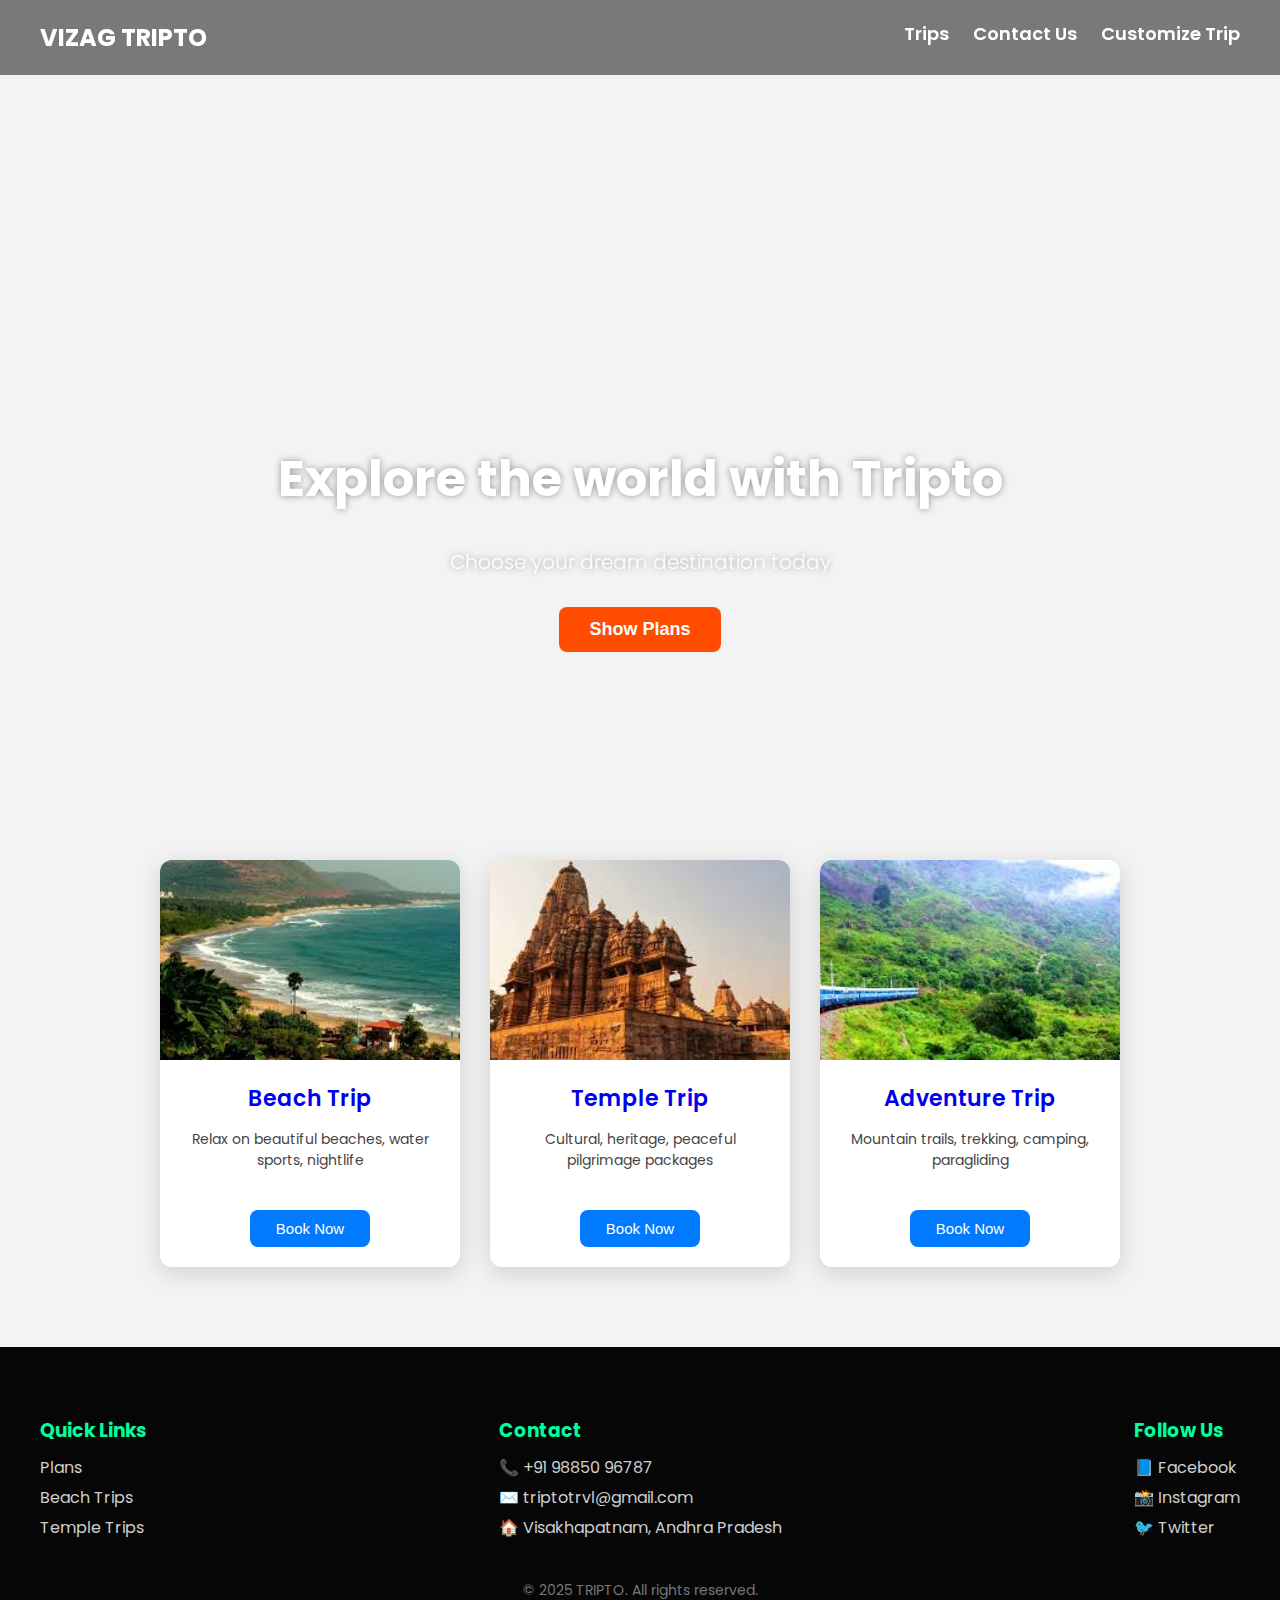
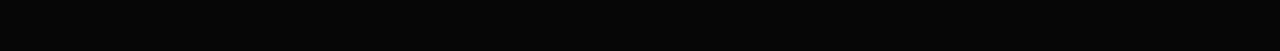
<file: index.html>
<!DOCTYPE html>
<html lang="en">
<head>
<meta charset="UTF-8">
<meta name="viewport" content="width=device-width, initial-scale=1.0">
<title>Tripto • Explore the World</title>

<style>
  @import url('https://fonts.googleapis.com/css2?family=Poppins:wght@300;400;600;700&display=swap');

  body {
    margin: 0;
    font-family: 'Poppins', sans-serif;
    background: #f3f3f3;
    scroll-behavior: smooth;
  }

  /* Header */
  header {
    position: fixed;
    top: 0;
    width: 100%;
    display: flex;
    justify-content: space-between;
    padding: 20px 40px;
    color: white;
    font-weight: 600;
    z-index: 100;
    background: rgba(0,0,0,0.5);
    box-sizing: border-box;
  }

  header .logo {
    font-size: 24px;
    font-weight: 700;
  }

  header nav a {
    margin-left: 20px;
    text-decoration: none;
    color: white;
    font-size: 18px;
    cursor: pointer;
  }

  /* Hero Section */
  .hero {
    width: 100%;
    height: 100vh;
    background: url('https://images.unsplash.com/photo-1507525428034-b723cf961d3e') no-repeat center center/cover;
    display: flex;
    flex-direction: column;
    justify-content: center;
    align-items: center;
    text-align: center;
    color: white;
    padding-top: 80px;
  }

  .hero h1 {
    font-size: 50px;
    font-weight: 700;
    margin-bottom: 10px;
    text-shadow: 0px 0px 7px rgba(0,0,0,0.4);
  }

  .hero p {
    font-size: 20px;
    font-weight: 300;
    text-shadow: 0px 0px 7px rgba(0,0,0,0.4);
    margin-bottom: 30px;
  }

  .hero button {
    background: #ff4c00;
    color: white;
    border: none;
    padding: 12px 30px;
    font-size: 18px;
    border-radius: 8px;
    cursor: pointer;
    font-weight: 600;
    transition: background 0.3s;
  }

  .hero button:hover {
    background: #e03e00;
  }

  /* Cards Section */
  .cards {
    display: flex;
    flex-wrap: wrap;
    justify-content: center;
    gap: 30px;
    margin-top: -120px;
    margin-bottom: 80px;
  }

  .card {
    text-decoration: none;
    background: white;
    width: 300px;
    border-radius: 12px;
    box-shadow: 0 6px 25px rgba(0,0,0,0.15);
    overflow: hidden;
    text-align: center;
  }

  .card img {
    width: 100%;
    height: 200px;
    object-fit: cover;
  }

  .card h3 {
    font-size: 22px;
    margin: 15px 0 5px;
    font-weight: 600;
  }

  .card p {
    font-size: 14px;
    padding: 0 20px 15px;
    color: #444;
  }

  .card button {
    margin: 10px 0 20px;
    background: #007bff;
    border: none;
    padding: 10px 26px;
    color: white;
    border-radius: 8px;
    font-size: 15px;
    cursor: pointer;
  }

  /* Popup */
  .popup-bg {
    display: none;
    position: fixed;
    top: 0;
    left: 0;
    width: 100%;
    height: 100%;
    background: rgba(0,0,0,0.6);
    justify-content: center;
    align-items: center;
    z-index: 999;
  }

  .popup-box {
    background: white;
    width: 350px;
    padding: 25px;
    border-radius: 12px;
    text-align: center;
    box-shadow: 0 6px 30px rgba(0,0,0,0.25);
  }

  .popup-title {
    font-size: 22px;
    font-weight: 700;
    margin-bottom: 10px;
  }

  .popup-msg {
    font-size: 15px;
    margin-bottom: 20px;
    color: #444;
  }

  .popup-btns {
    display: flex;
    justify-content: space-between;
  }

  .popup-btn-call {
    background: #28a745;
    color: white;
    padding: 10px 20px;
    border-radius: 8px;
    border: none;
    cursor: pointer;
  }

  .popup-btn-cancel {
    background: #ff4c00;
    color: white;
    padding: 10px 20px;
    border-radius: 8px;
    border: none;
    cursor: pointer;
  }

  /* Footer - three columns */
  footer {
    background: #060606;
    padding: 50px 20px;
  }

  .footer-container {
    max-width: 1200px;
    margin: auto;
    display: flex;
    justify-content: space-between;
    flex-wrap: wrap;
  }

  .footer-column h3 {
    margin-bottom: 10px;
    color: #00ff9d;
  }

  .footer-column p, .footer-column a {
    color: #cfcfcf;
    margin: 5px 0;
    text-decoration: none;
  }

  .footer-bottom {
    margin-top: 35px;
    text-align: center;
    color: #777;
    font-size: 14px;
  }

@media(max-width:480px){

  /* Header */
  header {
    padding: 8px 14px;
  }
  header .logo {
    font-size: 17px;
  }
  header nav a {
    font-size: 12px;
    margin-left: 8px;
  }

  /* Hero Section */
 .hero {
  height: 50vh; /* reduced height */
  padding: 65px 10px 0;
  background-position: center;
  background-size: cover;
}
.hero h1 {
  font-size: 20px;
}
.hero p {
  font-size: 12px;
  margin-bottom: 12px;
}
.hero button {
  font-size: 11px;
  padding: 5px 14px;
}

  /* Cards Section */
  .cards {
    display: grid;
    grid-template-columns: repeat(2, 1fr);
    gap: 10px;
    padding: 10px;
    margin-top: -20px;
  }

  .card {
    width: 100%;
    border-radius: 8px;
  }
  .card img {
    height: 90px;
  }
  .card h3 {
    font-size: 13px;
    margin: 8px 0 4px;
  }
  .card p {
    font-size: 10px;
    padding: 0 8px 8px;
  }
  .card button {
    padding: 6px 10px;
    font-size: 11px;
    margin-bottom: 10px;
  }

  /* Center the 3rd card */
  .cards .card:nth-child(3) {
    grid-column: span 2;
    width: 60%;
    margin: 0 auto;
  }

  /* Popup */
  .popup-box {
    width: 85%;
    padding: 14px;
  }
  .popup-title {
    font-size: 15px;
  }
  .popup-msg {
    font-size: 12px;
  }
  .popup-btns {
    gap: 8px;
  }
  .popup-btn-call,
  .popup-btn-cancel {
    font-size: 12px;
    padding: 8px;
  }

  /* Footer */
  footer {
    padding: 25px 8px;
  }
  .footer-column h3 {
    font-size: 14px;
  }
  .footer-column p, .footer-column a {
    font-size: 11px;
  }
  .footer-bottom {
    font-size: 10px;
  }
}



</style>
</head>

<body>

<header>
  <div class="logo">VIZAG TRIPTO</div> 
  <nav>
    <a href="#plans">Trips</a>
    <a href="#contact">Contact Us</a>
    <a href="javascript:void(0)" onclick="openPopup()">Customize Trip</a> <!-- NEW -->
  </nav>
</header>

<section class="hero">
  <h1>Explore the world with Tripto</h1>
  <p>Choose your dream destination today</p>
  <button onclick="document.getElementById('plans').scrollIntoView({ behavior: 'smooth' });">
    Show Plans
  </button>
</section>

<section id="plans" class="cards">
  <a href="beach.html" class="card">
    <img src="beach.jpeg" alt="Beach">
    <h3>Beach Trip</h3>
    <p>Relax on beautiful beaches, water sports, nightlife</p>
    <button>Book Now</button>
  </a>

  <a href="temple.html" class="card">
    <img src="temple.jpeg" alt="Temple">
    <h3>Temple Trip</h3>
    <p>Cultural, heritage, peaceful pilgrimage packages</p>
    <button>Book Now</button>
  </a>

  <a href="adventure.html" class="card">
    <img src="adventure.jpeg" alt="Adventure">
    <h3>Adventure Trip</h3>
    <p>Mountain trails, trekking, camping, paragliding</p>
    <button>Book Now</button>
  </a>
</section>

<!-- POPUP -->
<div class="popup-bg" id="popup">
  <div class="popup-box">
    <div class="popup-title">Confirm Booking</div>
    <div class="popup-msg">
      To book or customize this trip, please talk to our executive.<br>
      <span style="font-weight:600;">Would you like to call now?</span>
    </div>

    <div class="popup-btns">
      <button class="popup-btn-call" onclick="callNow()">📞 Call Now</button>
      <button class="popup-btn-cancel" onclick="closePopup()">Cancel</button>
    </div>
  </div>
</div>

<footer id="contact">
  <div class="footer-container">
    <div class="footer-column">
      <h3>Quick Links</h3>
      <p><a href="#plans">Plans</a></p>
      <p><a href="#">Beach Trips</a></p>
      <p><a href="#">Temple Trips</a></p>
    </div>

    <div class="footer-column">
      <h3>Contact</h3>
      <p>📞 +91 98850 96787</p>
      <p>✉️ triptotrvl@gmail.com</p>
      <p>🏠 Visakhapatnam, Andhra Pradesh</p>
    </div>

    <div class="footer-column">
      <h3>Follow Us</h3>
      <p>📘 Facebook</p>
      <p>📸 Instagram</p>
      <p>🐦 Twitter</p>
    </div>
  </div>

  <div class="footer-bottom">
    © 2025 TRIPTO. All rights reserved.
  </div>
</footer>

<script>
function openPopup() { document.getElementById("popup").style.display = "flex"; }
function closePopup() { document.getElementById("popup").style.display = "none"; }
function callNow() { window.location.href = "tel:9885096787"; }
</script>

</body>
</html>
</file>
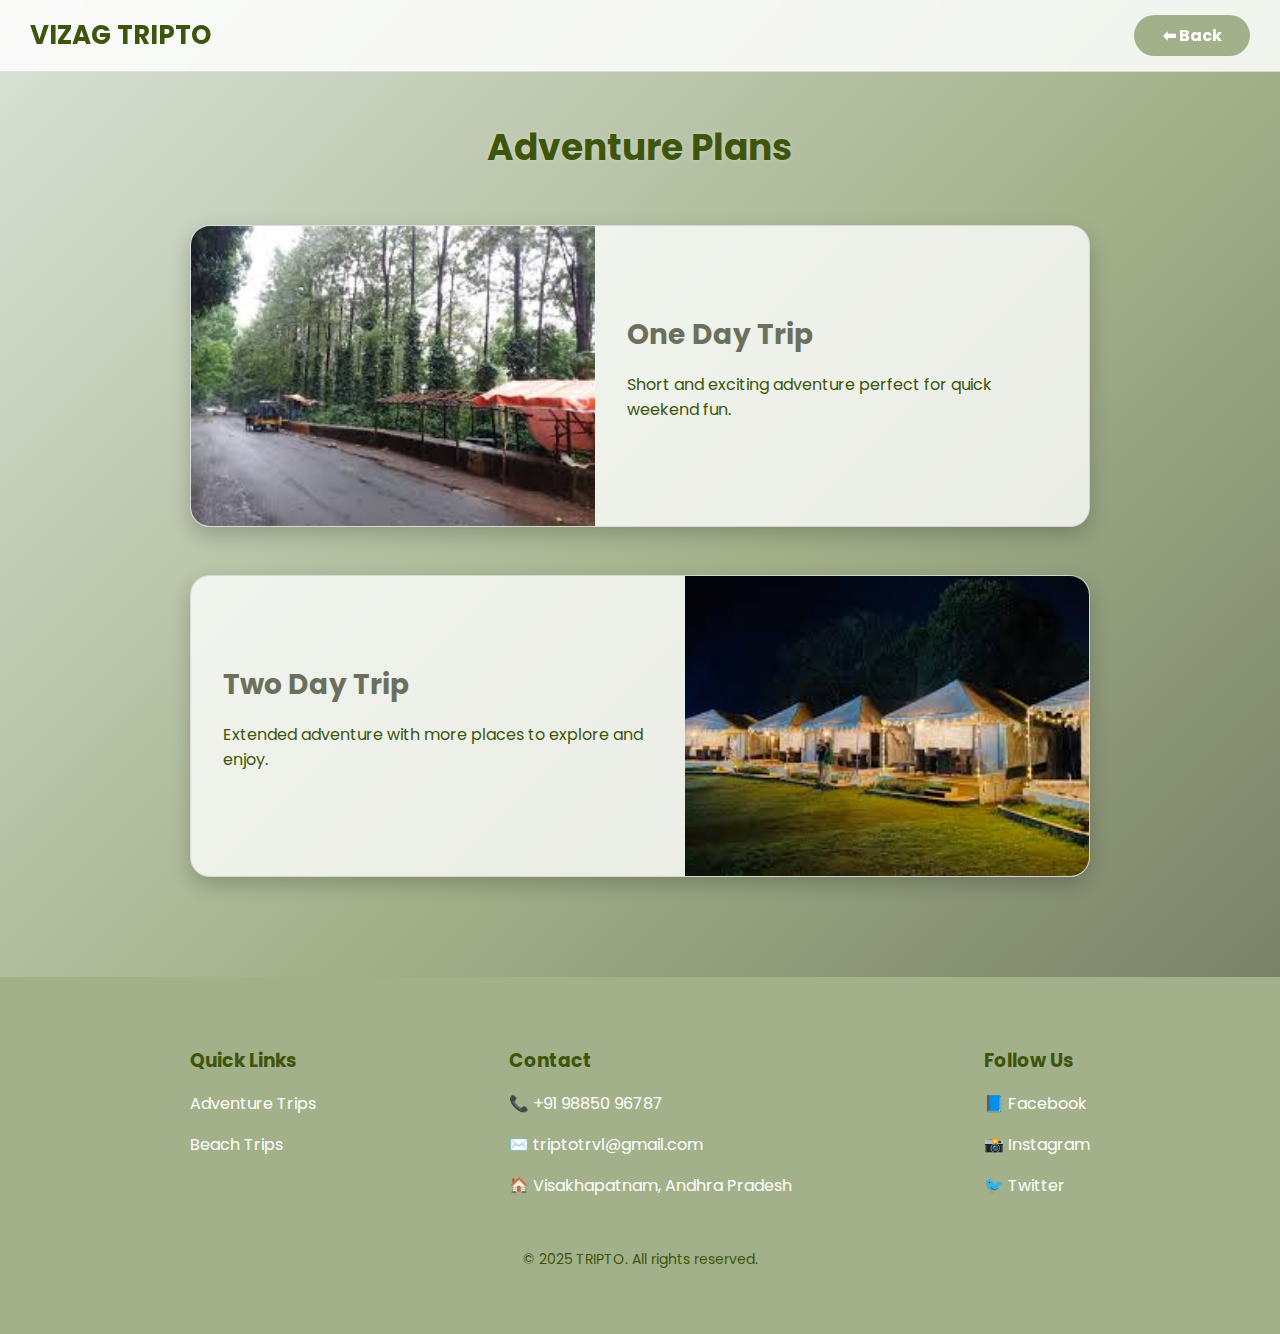
<file: adventure.html>
<!DOCTYPE html>
<html lang="en">
<head>
<meta charset="UTF-8">
<meta name="viewport" content="width=device-width, initial-scale=1.0">
<title>Tripto • Adventure Plans</title>

<style>
  @import url('https://fonts.googleapis.com/css2?family=Poppins:wght@300;400;600;700&display=swap');

  body {
    margin: 0;
    font-family: 'Poppins', sans-serif;
    background: linear-gradient(135deg, #dbe2d8, #a3b18a, #6b705c); /* Earthy gradient */
    color: #333;
  }

  /* Header */
  header {
    position: fixed;
    top: 0;
    left: 0;
    width: 100%;
    padding: 15px 30px;
    display: flex;
    justify-content: space-between;
    align-items: center;
    z-index: 1000;
    background: rgba(255, 255, 255, 0.85);
    backdrop-filter: blur(8px);
    box-sizing: border-box;
    border-bottom: 1px solid rgba(0,0,0,0.1);
  }

  header h2 {
    margin: 0;
    font-size: 26px;
    font-weight: 700;
    color: #3d550c; /* Dark green natural color */
  }

  .back-btn {
    padding: 8px 18px;
    min-width: 80px;
    background: #a3b18a; /* Soft green */
    border-radius: 40px;
    color: #fff;
    font-weight: 700;
    text-decoration: none;
    text-align: center;
    transition: .3s;
    white-space: nowrap;
  }

  .back-btn:hover {
    transform: scale(1.08);
    box-shadow: 0 0 10px #6b705c; /* subtle earthy shadow */
  }

  .section-title {
    text-align: center;
    font-size: 36px;
    font-weight: 700;
    margin-top: 120px;
    margin-bottom: 20px;
    color: #3d550c;
    text-shadow: 0px 0px 5px rgba(255,255,255,0.3);
  }

  /* Cards */
  .tour-container {
    max-width: 900px;
    margin: 50px auto 100px auto;
  }

  .tour-card {
    display: flex;
    align-items: center;
    margin: 3rem 0;
    background: rgba(255, 255, 255, 0.8);
    border-radius: 20px;
    overflow: hidden;
    border: 1px solid rgba(0,0,0,0.1);
    box-shadow: 0 8px 20px rgba(0,0,0,0.2);
    transition: .3s;
    cursor: pointer;
  }

  .tour-card:nth-child(even) {
    flex-direction: row-reverse;
  }

  .tour-card img {
    width: 45%;
    height: 300px;
    object-fit: cover;
    border-radius: 0;
    transition: transform 0.5s;
  }

  .tour-card:hover img {
    transform: scale(1.05);
  }

  .tour-info {
    flex: 1;
    padding: 2rem;
  }

  .tour-info h2 {
    margin: 0 0 10px;
    font-size: 28px;
    color: #6b705c; /* earthy brown heading */
  }

  .tour-info p {
    font-size: 16px;
    color: #3d550c;
  }

  .tour-card:hover {
    transform: translateY(-8px);
    box-shadow: 0 12px 25px rgba(0,0,0,0.25);
  }

  /* Footer */
  footer {
    background: #a3b18a;
    padding: 50px 20px;
    color: #fff;
  }

  .footer-container {
    max-width: 900px;
    margin: auto;
    display: flex;
    justify-content: space-between;
    flex-wrap: wrap;
  }

  footer h3 { margin-bottom: 10px; color: #3d550c; }
  footer a { text-decoration: none; color: #fff; }
  footer p { color: #fff; }
  .copy {
    margin-top: 35px;
    text-align: center;
    color: #3d550c;
    font-size: 14px;
  }

  @media(max-width:768px) {
    .tour-card { flex-direction: column; text-align: center; }
    .tour-card img { width: 85%; margin-bottom: 1rem; }
    header { padding: 10px 15px; }
    .back-btn { padding: 6px 12px; font-size: 14px; }
  }
</style>
</head>

<body>

<header>
  <h2>VIZAG TRIPTO</h2>
  <a class="back-btn" href="index.html">⬅ Back</a>
</header>

<h2 class="section-title">Adventure Plans</h2>

<div class="tour-container">

  <!-- One Day -->
  <div class="tour-card" onclick="location.href='oneday.html'">
    <img src="aone.jpeg" alt="One Day Trip">
    <div class="tour-info">
      <h2>One Day Trip</h2>
      <p>Short and exciting adventure perfect for quick weekend fun.</p>
    </div>
  </div>

  <!-- Two Day -->
  <div class="tour-card" onclick="location.href='oneday.html'">
    <img src="ncamp.jpeg" alt="Two Day Trip">
    <div class="tour-info">
      <h2>Two Day Trip</h2>
      <p>Extended adventure with more places to explore and enjoy.</p>
    </div>
  </div>

</div>

<footer>
  <div class="footer-container">
    <div>
      <h3>Quick Links</h3>
      <p><a href="#">Adventure Trips</a></p>
      <p><a href="#">Beach Trips</a></p>
    </div>
    <div class="footer-column">
      <h3>Contact</h3>
      <p>📞 +91 98850 96787</p>
      <p>✉️ triptotrvl@gmail.com</p>
      <p>🏠 Visakhapatnam, Andhra Pradesh</p>
    </div>
    <div>
      <h3>Follow Us</h3>
      <p>📘 Facebook</p>
      <p>📸 Instagram</p>
      <p>🐦 Twitter</p>
    </div>
  </div>
  <p class="copy">© 2025 TRIPTO. All rights reserved.</p>
</footer>

</body>
</html>
</file>
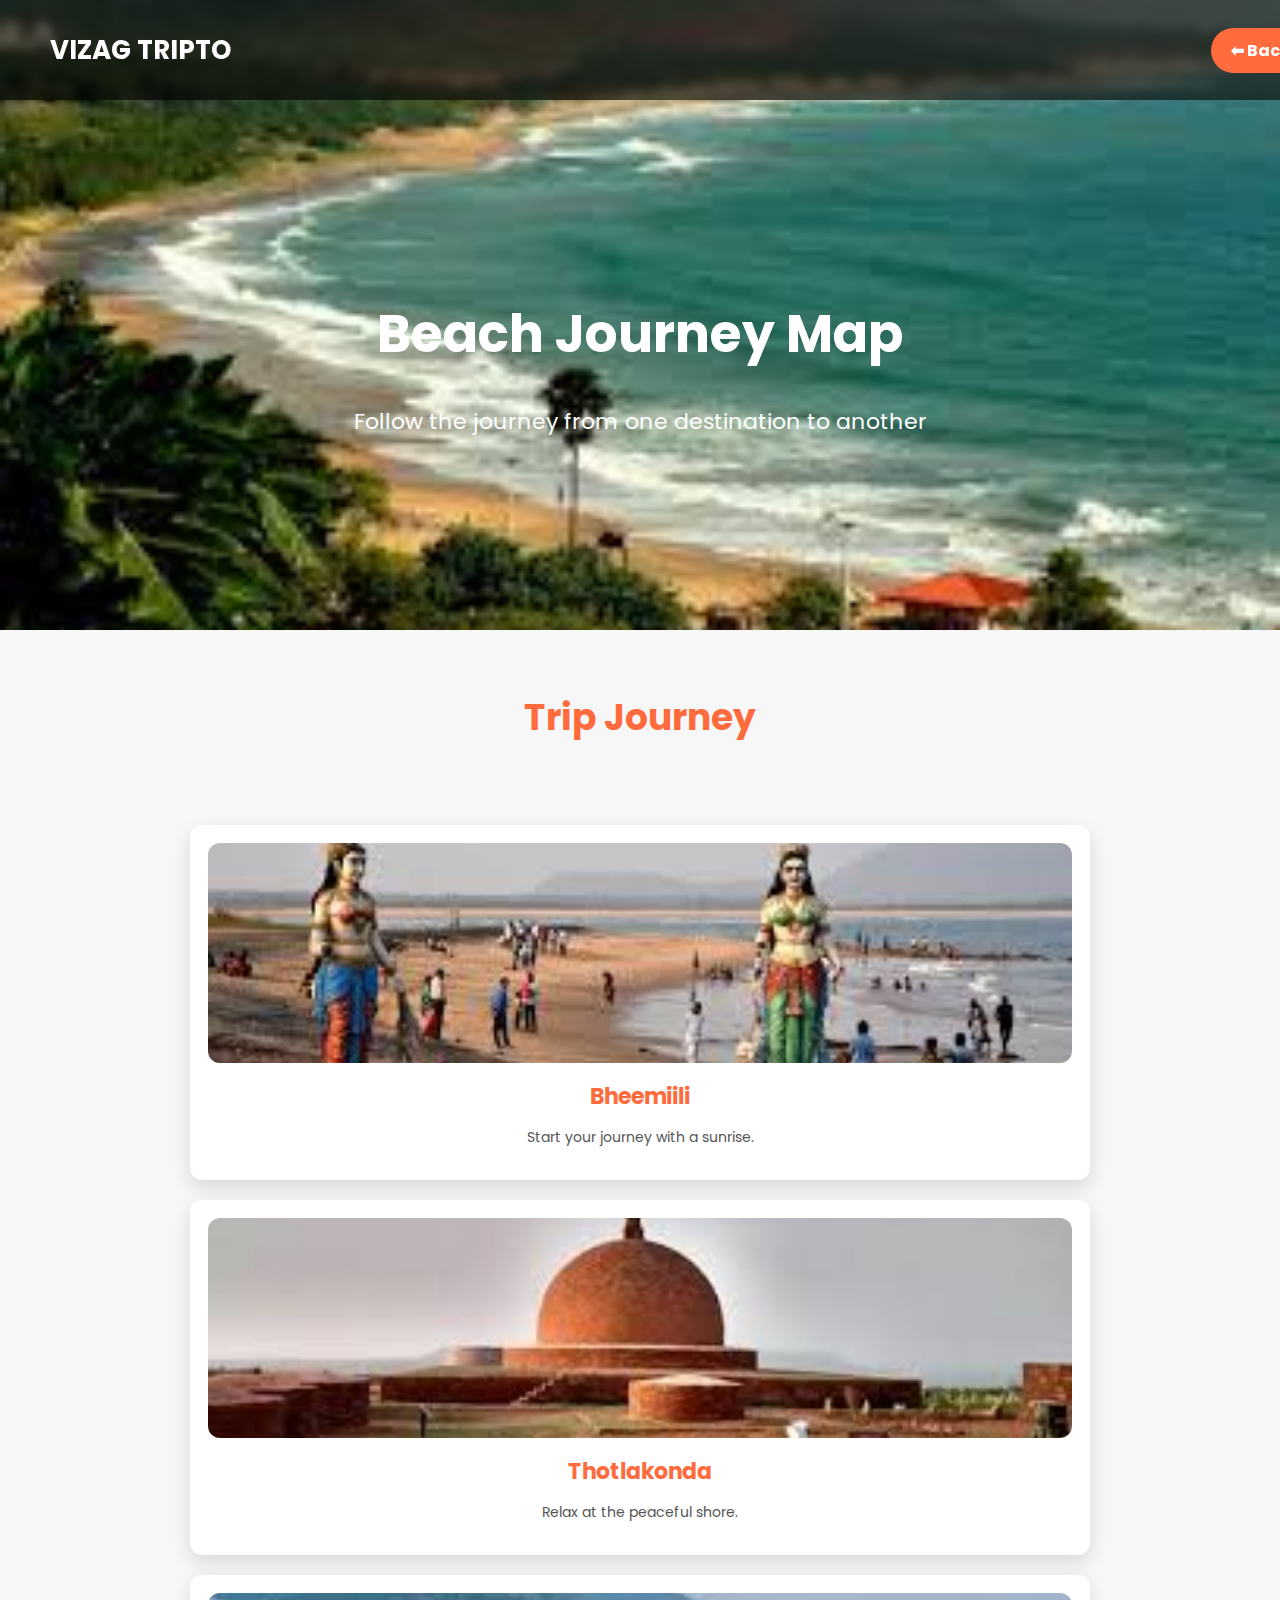
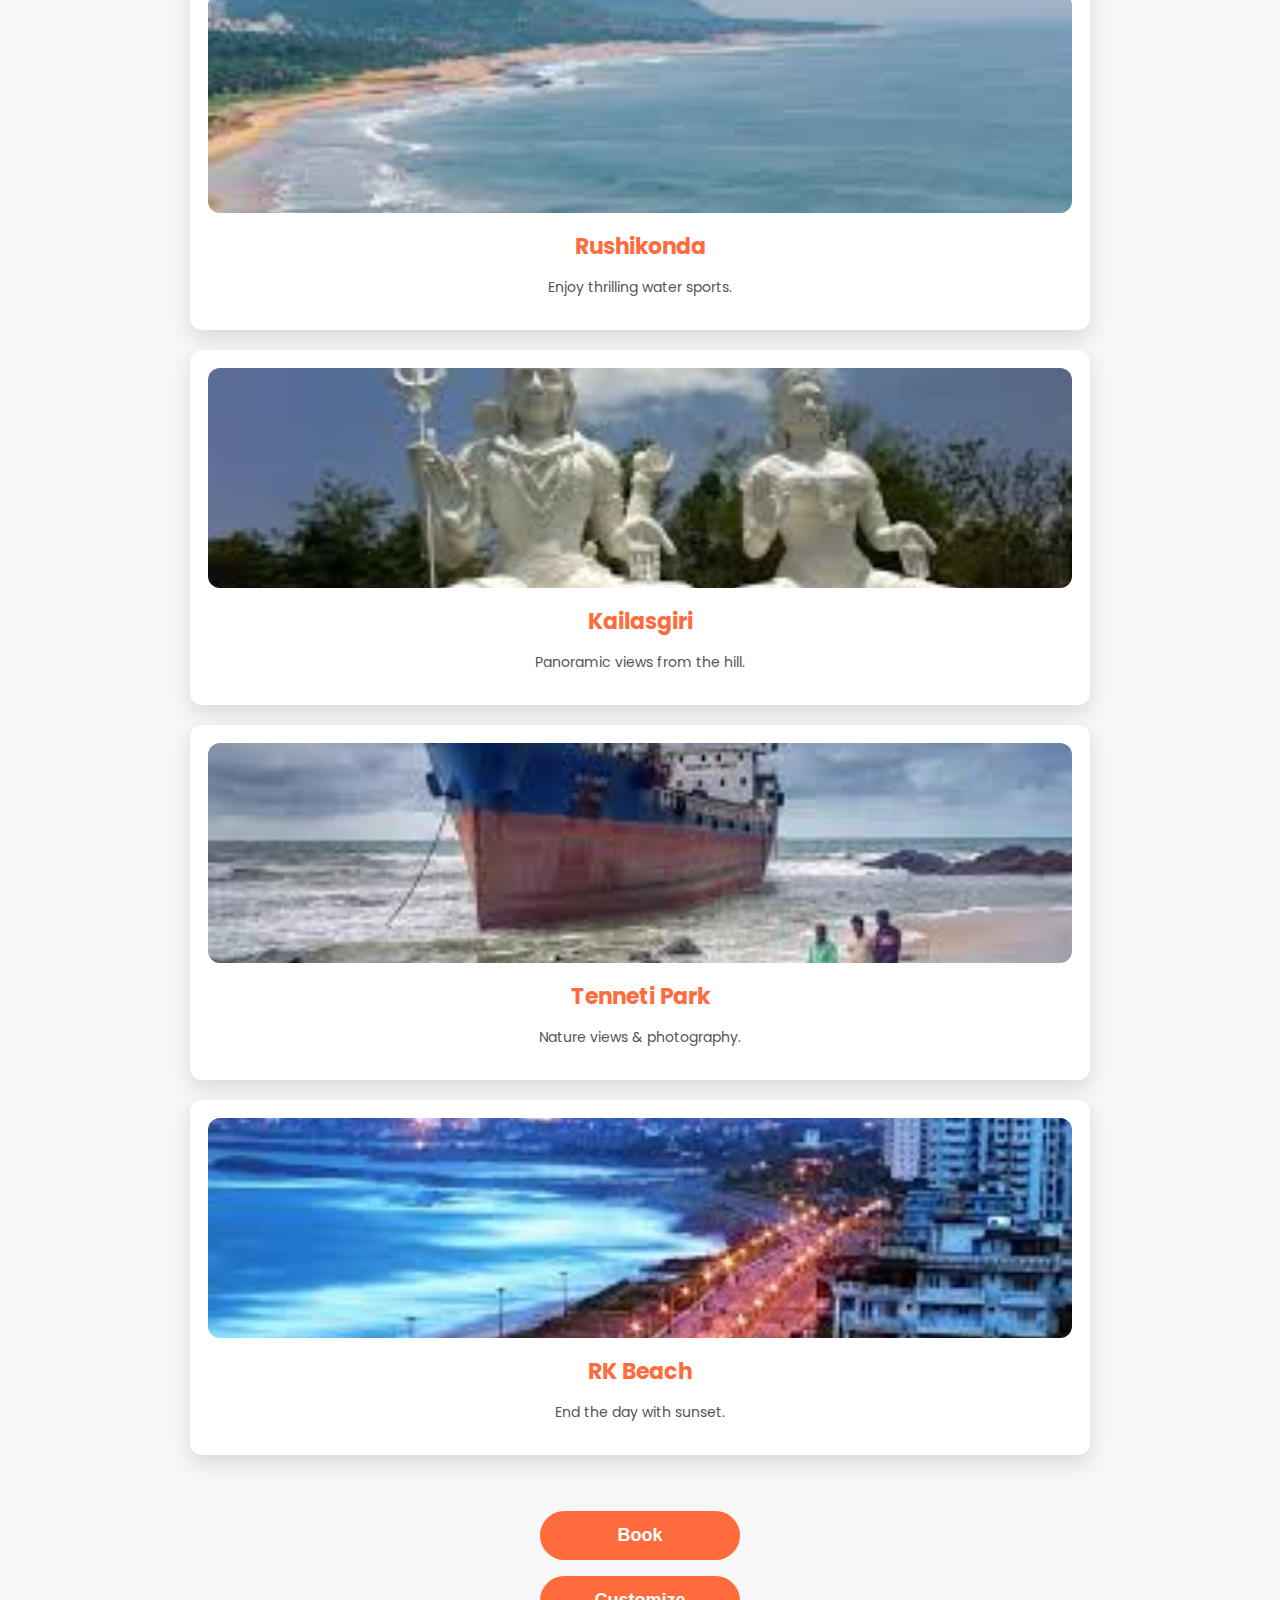
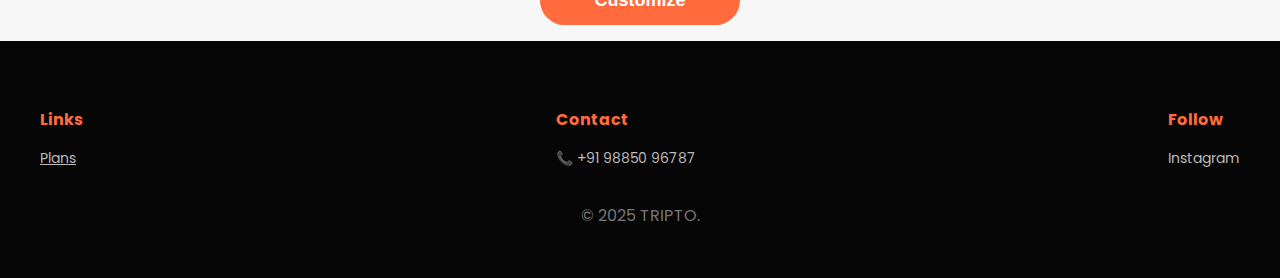
<file: beach.html>
<!DOCTYPE html>
<html lang="en">
<head>
<meta charset="UTF-8">
<meta name="viewport" content="width=device-width, initial-scale=1.0, maximum-scale=1.0">
<title>Tripto • Beach Journey Map</title>

<style>
@import url('https://fonts.googleapis.com/css2?family=Poppins:wght@300;400;500;600;700&display=swap');

body {
  margin: 0;
  font-family: 'Poppins', sans-serif;
  background: #f7f7f7;
}

/* Header */
header {
  position: fixed;
  top: 0;
  width: 100%;
  display: flex;
  justify-content: space-between;
  align-items: center;
  padding: 15px 50px;
  min-height: 70px;
  background: rgba(0,0,0,0.6);
  backdrop-filter: blur(5px);
  z-index: 1000;
}
header .logo {
  font-size: 26px;
  font-weight: 700;
  color: white;
}
header .back-btn {
  padding: 10px 20px;
  margin-right: 20px; /* Moved slightly left */
  background: #ff6b3c;
  color: white;
  border-radius: 50px;
  font-weight: 700;
  text-decoration: none;
}

/* Hero */
.hero {
  width: 100%;
  height: 60vh;
  background: url('beach.jpeg') no-repeat center center/cover;
  display: flex;
  justify-content: center;
  align-items: center;
  flex-direction: column;
  text-align: center;
  color: white;
  padding-top: 90px;
}
.hero h1 { font-size: 52px; font-weight:700; margin-bottom:10px;}
.hero p { font-size: 22px; }

/* Section Title */
.section-title {
  text-align: center;
  font-size: 36px;
  font-weight: 700;
  margin: 60px 0 40px;
  color: #ff6b3c;
}

/* Cards */
.map-container {
  max-width: 900px;
  margin: auto;
  padding: 20px;
}
.map-card {
  background: white;
  border-radius: 12px;
  padding: 18px;
  margin: 20px 0;
  box-shadow: 0 8px 20px rgba(0,0,0,0.12);
  text-align: center;
}
.map-card img {
  width: 100%;
  height: 220px;
  border-radius: 12px;
  object-fit: cover;
}
.map-card h2 { font-size: 22px; color:#ff6b3c; margin:10px 0 5px; }
.map-card p { font-size: 14px; color:#555; }

/* Buttons */
.book-btn, .custom-btn {
  display: block;
  width: 200px;
  margin: 1rem auto;
  padding: 14px 0;
  background: #ff6b3c;
  color: #fff;
  font-size: 18px;
  font-weight: 700;
  border-radius: 50px;
  border: none;
  cursor: pointer;
}

/* Popup */
.popup-bg {
  display: none;
  position: fixed;
  top:0; left:0; width:100%; height:100%;
  background: rgba(0,0,0,0.6);
  justify-content:center;
  align-items:center;
  z-index:200;
}
.popup-box {
  width: 85%;
  max-width: 340px;
  background:white;
  padding:18px;
  border-radius:10px;
  text-align:center;
}
.popup-title { font-size:18px; margin-bottom:6px; }
.popup-msg { font-size:13px; margin-bottom:12px; }
.popup-btns { display:flex; gap:6px; }
.popup-btn-call, .popup-btn-cancel {
  flex:1;
  padding:8px;
  border:none;
  border-radius:8px;
  cursor:pointer;
  font-size:13px;
}
.popup-btn-call { background:#28a745; color:#fff; }
.popup-btn-cancel { background:#e07a5f; color:#fff; }

/* Footer */
footer {
  background:#060606;
  padding:50px 20px;
  color:white;
}
.footer-container {
  max-width:1200px;
  margin:auto;
  display:flex;
  justify-content:space-between;
}
footer h3 { font-size:16px; color:#ff6b3c; }
footer p, footer a { font-size:14px; color:#bbb; }
.copy { margin-top:20px; text-align:center; color:#777; }

/* ————————— MOBILE VIEW ————————— */
@media(max-width:480px){

  /* Header */
  header {
    padding:10px 15px;
    min-height:55px;
  }
  header .logo { font-size:18px; }
  header .back-btn {
    font-size:11px;
    padding:6px 12px;
    margin-right:12px;
  }

  /* Hero → Reduced to 25vh */
  .hero {
    height:25vh;
    padding-top:55px;
  }
  .hero h1 { font-size:18px; }
  .hero p { font-size:10px; }

  /* Single small cards full width */
  .map-container { padding:10px; }
  .map-card {
    padding:10px;
    margin:12px 0;
  }
  .map-card img {
    height:120px;
  }
  .map-card h2 {
    font-size:13px;
  }
  .map-card p {
    font-size:10px;
  }

  /* Small Buttons */
  .book-btn, .custom-btn {
    width:130px;
    padding:7px 0;
    font-size:12px;
  }

  /* Popup compact */
  .popup-box {
    width:75%;
    padding:12px;
  }
  .popup-title { font-size:14px; }
  .popup-msg { font-size:11px; }
  .popup-btn-call, .popup-btn-cancel {
    padding:6px;
    font-size:11px;
  }

  /* Footer columns SIDE-BY-SIDE */
  footer {
    padding:25px 10px;
  }
  .footer-container {
    display:flex;
    flex-wrap:nowrap;
    justify-content:space-between;
  }
  .footer-container > div {
    width:33%;
    text-align:center;
  }
  footer h3 { font-size:12px; }
  footer p, footer a { font-size:10px; }
  .copy { font-size:9px; }
}
</style>
</head>

<body>

<header>
  <div class="logo">VIZAG TRIPTO</div>
  <a href="index.html" class="back-btn">⬅ Back</a>
</header>

<section class="hero">
  <h1>Beach Journey Map</h1>
  <p>Follow the journey from one destination to another</p>
</section>

<h2 class="section-title" id="plans">Trip Journey</h2>

<div class="map-container">
  <div class="map-card"><img src="b1.jpeg"><h2>Bheemiili</h2><p>Start your journey with a sunrise.</p></div>
  <div class="map-card"><img src="b2.jpeg"><h2>Thotlakonda</h2><p>Relax at the peaceful shore.</p></div>
  <div class="map-card"><img src="b3.jpeg"><h2>Rushikonda</h2><p>Enjoy thrilling water sports.</p></div>
  <div class="map-card"><img src="b4.jpeg"><h2>Kailasgiri</h2><p>Panoramic views from the hill.</p></div>
  <div class="map-card"><img src="b5.jpeg"><h2>Tenneti Park</h2><p>Nature views & photography.</p></div>
  <div class="map-card"><img src="b6.jpeg"><h2>RK Beach</h2><p>End the day with sunset.</p></div>
</div>

<button class="book-btn" onclick="openPopup()">Book</button>
<button class="custom-btn" onclick="openPopup()">Customize</button>

<!-- Popup -->
<div class="popup-bg" id="popup">
  <div class="popup-box">
    <div class="popup-title">Confirm Booking</div>
    <div class="popup-msg">Would you like to call now?</div>
    <div class="popup-btns">
      <button class="popup-btn-call" onclick="callNow()">📞 Call</button>
      <button class="popup-btn-cancel" onclick="closePopup()">Cancel</button>
    </div>
  </div>
</div>

<script>
function openPopup(){ document.getElementById("popup").style.display="flex"; }
function closePopup(){ document.getElementById("popup").style.display="none"; }
function callNow(){ window.location.href="tel:9885096787"; }
</script>

<footer>
  <div class="footer-container">
    <div><h3>Links</h3><p><a href="#plans">Plans</a></p></div>
    <div><h3>Contact</h3><p>📞 +91 98850 96787</p></div>
    <div><h3>Follow</h3><p>Instagram</p></div>
  </div>
  <div class="copy">© 2025 TRIPTO.</div>
</footer>

</body>
</html>
</file>
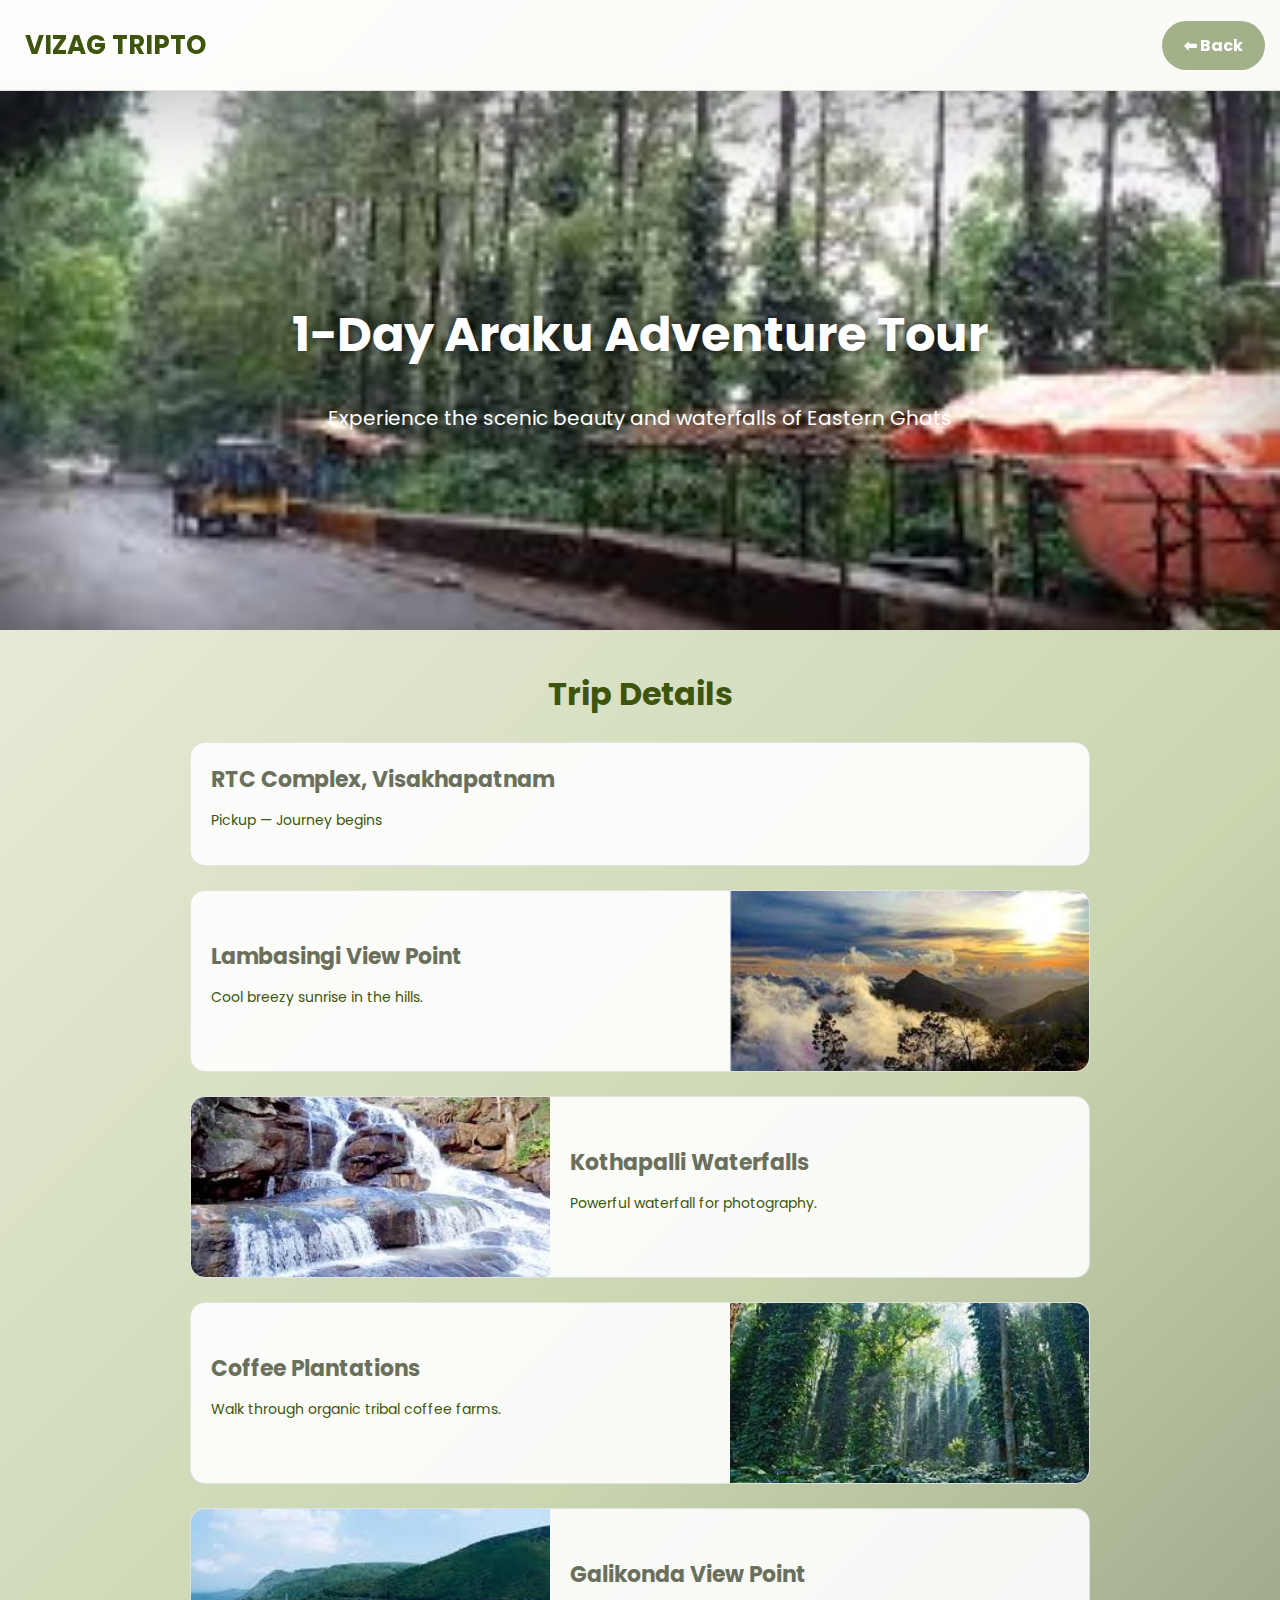
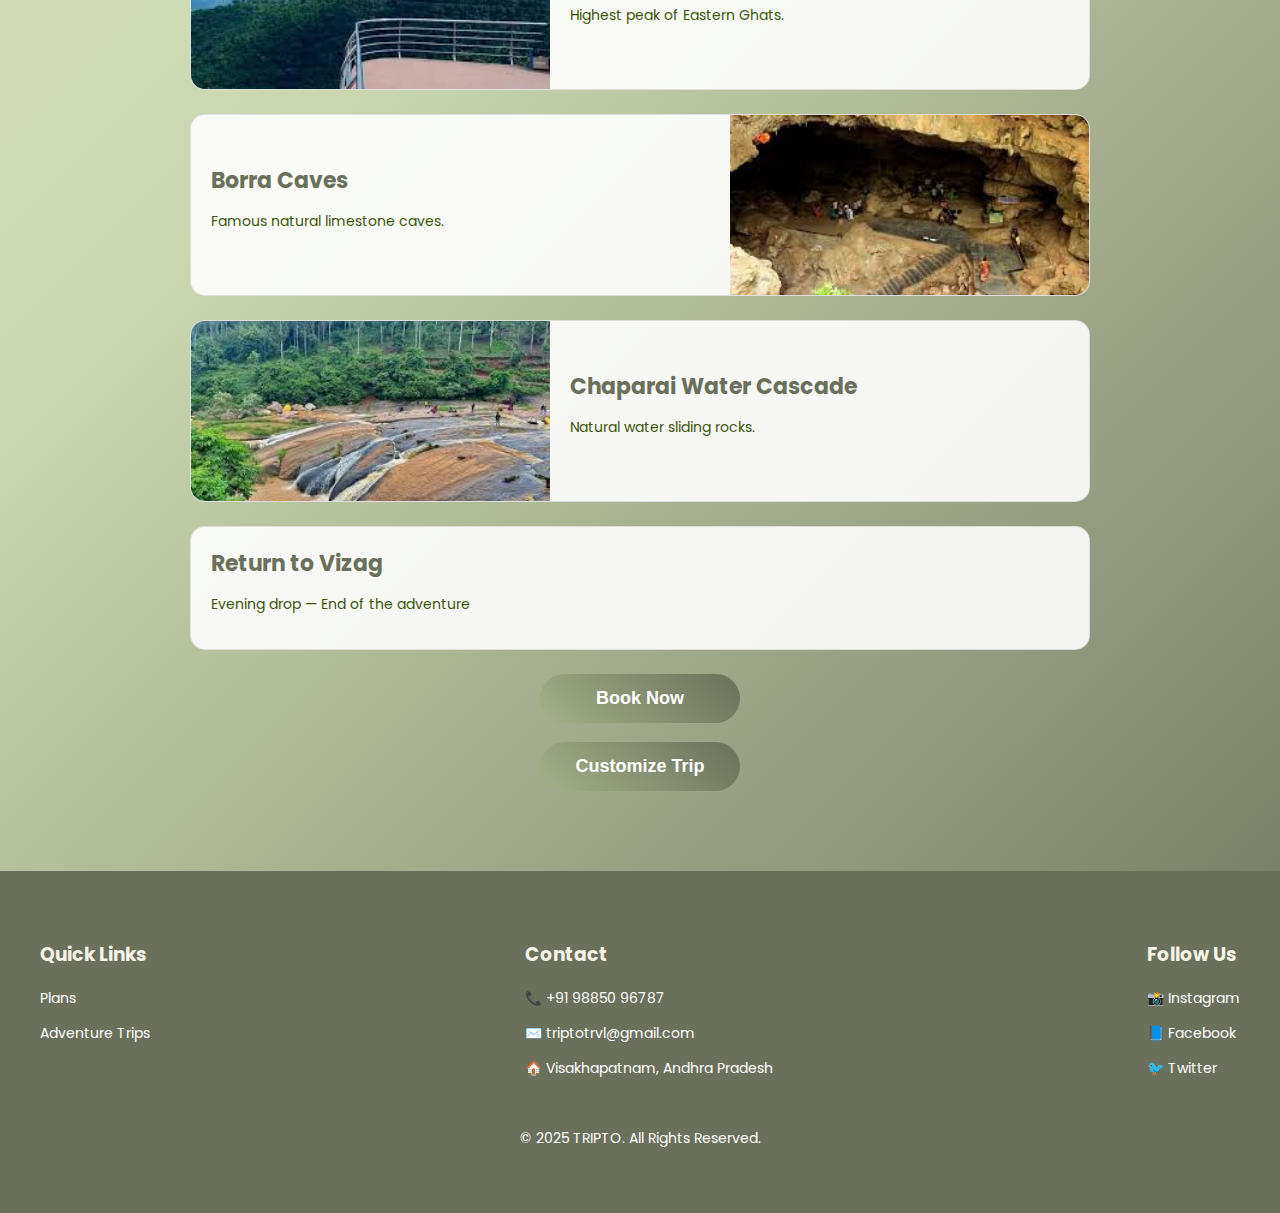
<file: oneday.html>
<!DOCTYPE html>
<html lang="en">
<head>
<meta charset="UTF-8">
<meta name="viewport" content="width=device-width, initial-scale=1.0">
<title>Tripto • 1-Day Araku Adventure Tour</title>

<style>
@import url('https://fonts.googleapis.com/css2?family=Poppins:wght@300;400;600;700&display=swap');

body {
    margin: 0;
    font-family: 'Poppins', sans-serif;
    background: linear-gradient(135deg, #f5f3e7, #c9d6b0, #6b705c);
    color: #3d550c;
}

/* Header */
header {
    position: fixed;
    top: 0;
    width: 100%;
    height: 90px;
    display: flex;
    justify-content: space-between;
    align-items: center;
    padding: 0 25px;
    z-index: 1000;
    background: rgba(255,255,255,0.85);
    backdrop-filter: blur(8px);
    border-bottom: 1px solid rgba(0,0,0,0.1);
}
header h2 { margin: 0; font-size: 26px; font-weight: 700; color: #3d550c; }

/* Back Button */
.back-btn {
    padding: 12px 22px;
    background: #a3b18a;
    border-radius: 50px;
    color: #fff;
    font-size: 16px;
    font-weight: 700;
    text-decoration: none;
    transition: 0.3s;
    white-space: nowrap;
    margin-right: 40px; /* shifted left */
}

/* Hero */
.cover-photo {
    width: 100%;
    height: 60vh;
    background: url('aone.jpeg') no-repeat center center/cover;
    display: flex;
    align-items: center;
    justify-content: center;
    text-align: center;
    color: #fff;
    margin-top: 90px;
    box-shadow: inset 0 0 120px rgba(0,0,0,0.35);
}
.cover-photo h1 { font-size: 48px; font-weight: 700; text-shadow: 0 0 10px rgba(0,0,0,0.6); }
.cover-photo p { font-size: 20px; margin-top: 10px; }

/* Section Title */
.section-title {
    text-align: center;
    font-size: 32px;
    font-weight: 700;
    margin: 40px 0 20px;
    color: #3d550c;
}

/* Cards */
.tour-container {
    max-width: 900px;
    margin: 20px auto 80px;
    padding: 0 20px;
}
.tour-card {
    display: flex;
    align-items: center;
    margin: 1.5rem 0;
    background: rgba(255,255,255,0.9);
    border-radius: 15px;
    overflow: hidden;
    border: 1px solid rgba(0,0,0,0.1);
}
.tour-card:nth-child(even) { flex-direction: row-reverse; }
.tour-card img {
    width: 40%;
    height: 180px;
    object-fit: cover;
}
.tour-info {
    flex: 1;
    padding: 20px;
}
.tour-info h2 { font-size: 22px; color: #6b705c; margin: 0 0 6px; }
.tour-info p { font-size: 14px; }

/* Buttons */
.book-btn, .custom-btn {
    display: block;
    width: 200px;
    margin: 1.2rem auto;
    padding: 14px 0;
    background: linear-gradient(45deg, #a3b18a, #6b705c);
    color: #fff;
    font-weight: 700;
    border-radius: 50px;
    font-size: 18px;
    border: none;
    cursor: pointer;
}

/* Popup */
.popup-bg {
    display: none;
    position: fixed;
    inset: 0;
    background: rgba(0,0,0,0.6);
    justify-content: center;
    align-items: center;
    z-index: 200;
}
.popup-box {
    background: rgba(255,255,255,0.95);
    border-radius: 15px;
    padding: 25px 20px;
    text-align: center;
    width: 85%;
    max-width: 340px;
    border: 1px solid rgba(0,0,0,0.1);
}
.popup-title { font-size: 22px; font-weight: 700; color: #6b705c; }
.popup-msg { font-size: 15px; color: #3d550c; }

.popup-btns { display: flex; gap: 8px; }
.popup-btn-call, .popup-btn-cancel {
    flex: 1;
    padding: 12px;
    border: none;
    border-radius: 8px;
    font-size: 16px;
    font-weight: 700;
}
.popup-btn-call { background: #a3b18a; color: #fff; }
.popup-btn-cancel { background: #e07a5f; color: #fff; }

/* Footer */
footer {
    background: #6b705c;
    padding: 50px 20px;
    color: #fff;
}
.footer-container {
    max-width: 1200px;
    margin: auto;
    display: flex;
    justify-content: space-between;
}
footer h3 { color: #f5f3e7; }
footer p, footer a { color: #fff; font-size: 14px; text-decoration: none; }
.copy { margin-top: 35px; text-align: center; font-size: 14px; }

/* -------- MOBILE VIEW same as Temple page -------- */
@media(max-width:480px){

    /* Header */
    header { height: 55px; padding: 0 15px; }
    header h2 { font-size: 16px; }
    .back-btn { font-size: 10px; padding: 6px 12px; margin-right: 20px; }

    /* Hero */
    .cover-photo { height: 25vh; margin-top: 55px; }
    .cover-photo h1 { font-size: 18px; }
    .cover-photo p { font-size: 10px; }

    /* Cards — same alignment */
    .tour-card {
        flex-direction: column !important;
        text-align: center;
        padding: 10px;
        margin: 10px 0;
    }
    .tour-card img {
        width: 100%;
        max-height: 120px;
        border-radius: 15px;
    }
    .tour-info h2 { font-size: 13px; }
    .tour-info p { font-size: 10px; }

    /* Buttons */
    .book-btn, .custom-btn {
        width: 130px;
        padding: 7px 0;
        font-size: 12px;
    }

    /* Popup */
    .popup-box { padding: 12px; }
    .popup-title { font-size: 14px; }
    .popup-msg { font-size: 11px; }
    .popup-btn-call, .popup-btn-cancel {
        font-size: 11px;
        padding: 6px;
    }

    /* Footer */
    footer { padding: 26px 10px; }
    .footer-container {
        display: flex;
        justify-content: space-between;
        flex-wrap: nowrap;
        text-align: center;
    }
    .footer-container > div {
        width: 33%;
    }
    footer h3 { font-size: 12px; }
    footer p, footer a { font-size: 10px; }
    .copy { font-size: 10px; }
}
</style>
</head>

<body>

<header>
  <h2>VIZAG TRIPTO</h2>
  <a href="adventure.html" class="back-btn">⬅ Back</a>
</header>

<section class="cover-photo">
  <div>
    <h1>1-Day Araku Adventure Tour</h1>
    <p>Experience the scenic beauty and waterfalls of Eastern Ghats</p>
  </div>
</section>

<h2 class="section-title">Trip Details</h2>

<div class="tour-container">

  <div class="tour-card text-only">
    <div class="tour-info">
      <h2>RTC Complex, Visakhapatnam</h2>
      <p>Pickup — Journey begins</p>
    </div>
  </div>

  <div class="tour-card">
    <img src="23.jpeg">
    <div class="tour-info">
      <h2>Lambasingi View Point</h2>
      <p>Cool breezy sunrise in the hills.</p>
    </div>
  </div>

  <div class="tour-card">
    <img src="24.jpeg">
    <div class="tour-info">
      <h2>Kothapalli Waterfalls</h2>
      <p>Powerful waterfall for photography.</p>
    </div>
  </div>

  <div class="tour-card">
    <img src="29.jpeg">
    <div class="tour-info">
      <h2>Coffee Plantations</h2>
      <p>Walk through organic tribal coffee farms.</p>
    </div>
  </div>

  <div class="tour-card">
    <img src="28.jpeg">
    <div class="tour-info">
      <h2>Galikonda View Point</h2>
      <p>Highest peak of Eastern Ghats.</p>
    </div>
  </div>
    
  <div class="tour-card">
    <img src="210.jpeg">
    <div class="tour-info">
      <h2>Borra Caves</h2>
      <p>Famous natural limestone caves.</p>
    </div>
  </div>
    
  <div class="tour-card">
    <img src="25.jpeg">
    <div class="tour-info">
      <h2>Chaparai Water Cascade</h2>
      <p>Natural water sliding rocks.</p>
    </div>
  </div>



  <div class="tour-card text-only">
    <div class="tour-info">
      <h2>Return to Vizag</h2>
      <p>Evening drop — End of the adventure</p>
    </div>
  </div>

  <button class="book-btn" onclick="openPopup()">Book Now</button>
  <button class="custom-btn" onclick="openPopup()">Customize Trip</button>

</div>

<!-- Popup -->
<div class="popup-bg" id="popup">
  <div class="popup-box">
    <div class="popup-title">Confirm Booking</div>
    <div class="popup-msg">Would you like to call now?</div>
    <div class="popup-btns">
      <button class="popup-btn-call" onclick="callNow()">📞 Call</button>
      <button class="popup-btn-cancel" onclick="closePopup()">Cancel</button>
    </div>
  </div>
</div>

<footer>
  <div class="footer-container">
    <div>
      <h3>Quick Links</h3>
      <p><a href="#">Plans</a></p>
      <p><a href="#">Adventure Trips</a></p>
    </div>
    <div>
      <h3>Contact</h3>
      <p>📞 +91 98850 96787</p>
      <p>✉️ triptotrvl@gmail.com</p>
      <p>🏠 Visakhapatnam, Andhra Pradesh</p>
    </div>
    <div>
      <h3>Follow Us</h3>
      <p>📸 Instagram</p>
      <p>📘 Facebook</p>
      <p>🐦 Twitter</p>
    </div>
  </div>
  <p class="copy">© 2025 TRIPTO. All Rights Reserved.</p>
</footer>

<script>
function openPopup() { document.getElementById("popup").style.display = "flex"; }
function closePopup() { document.getElementById("popup").style.display = "none"; }
function callNow() { window.location.href="tel:9885096787"; }
</script>

</body>
</html>
</file>
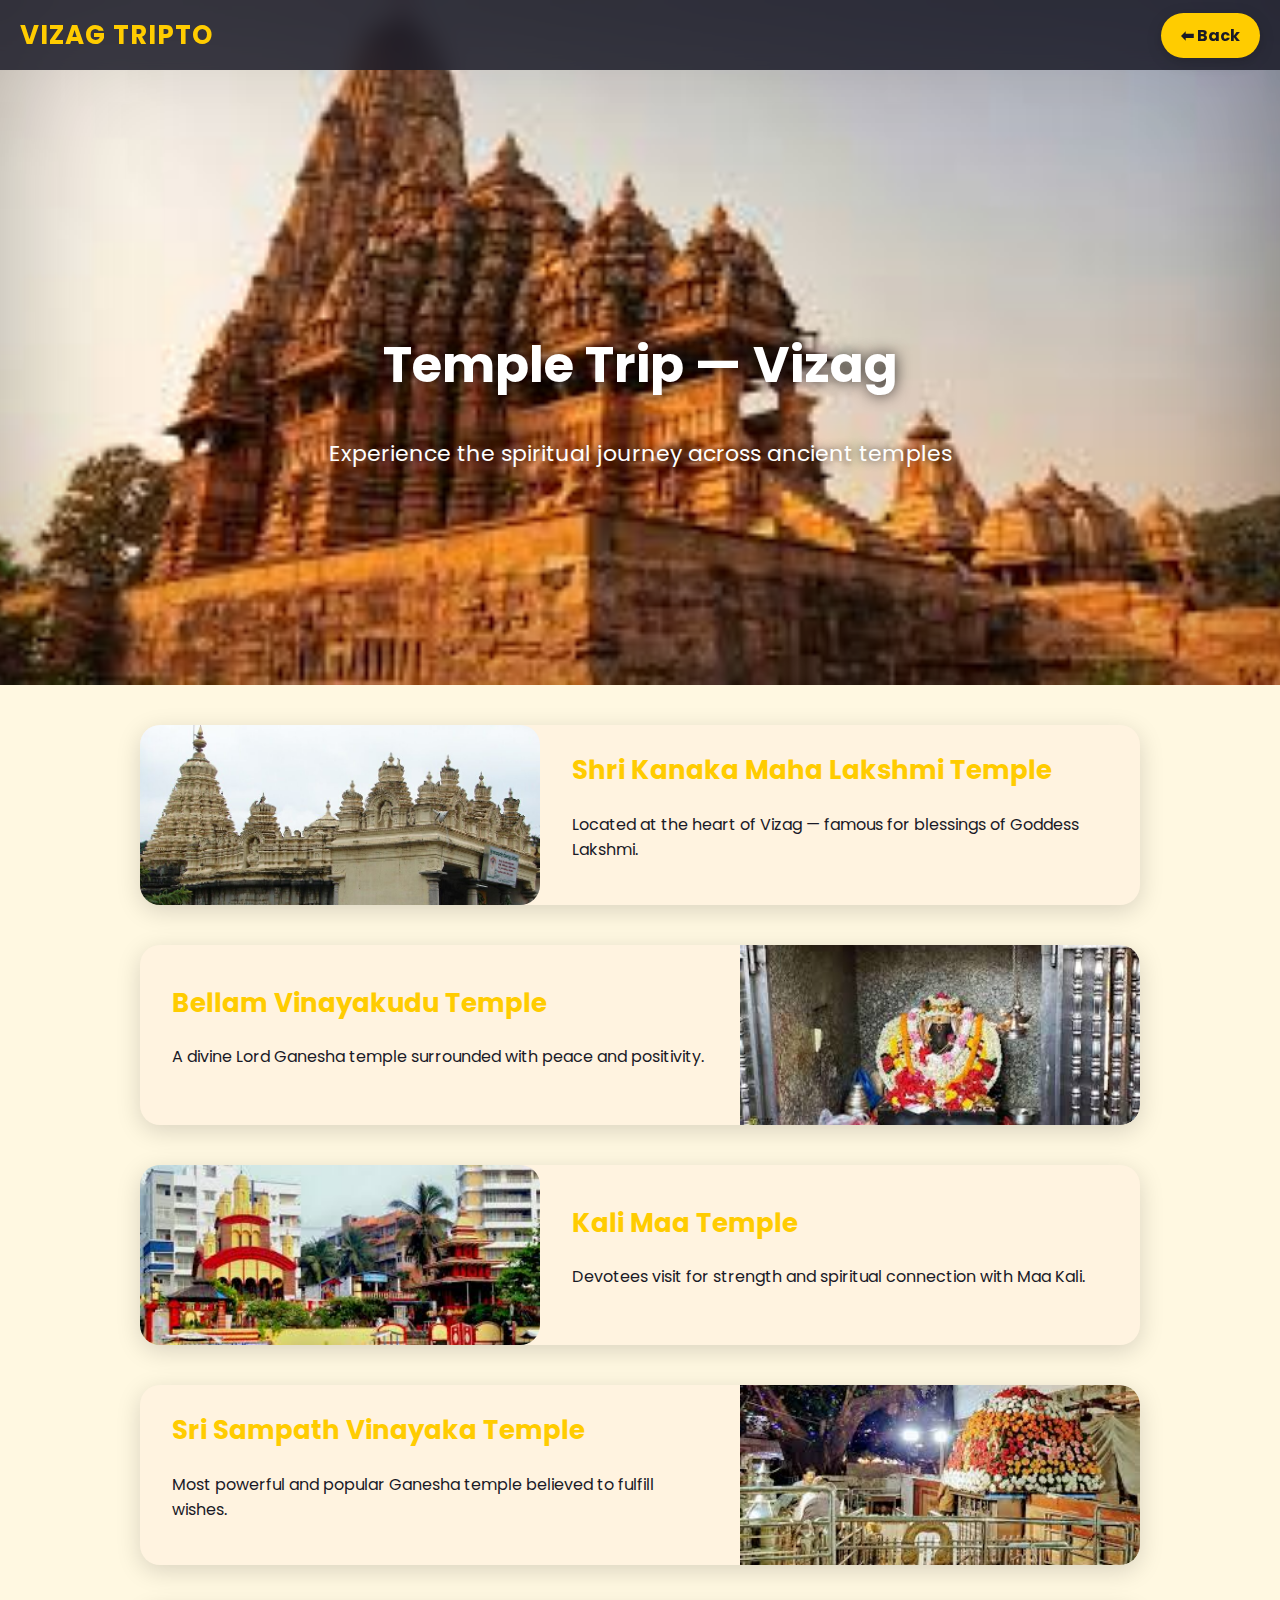
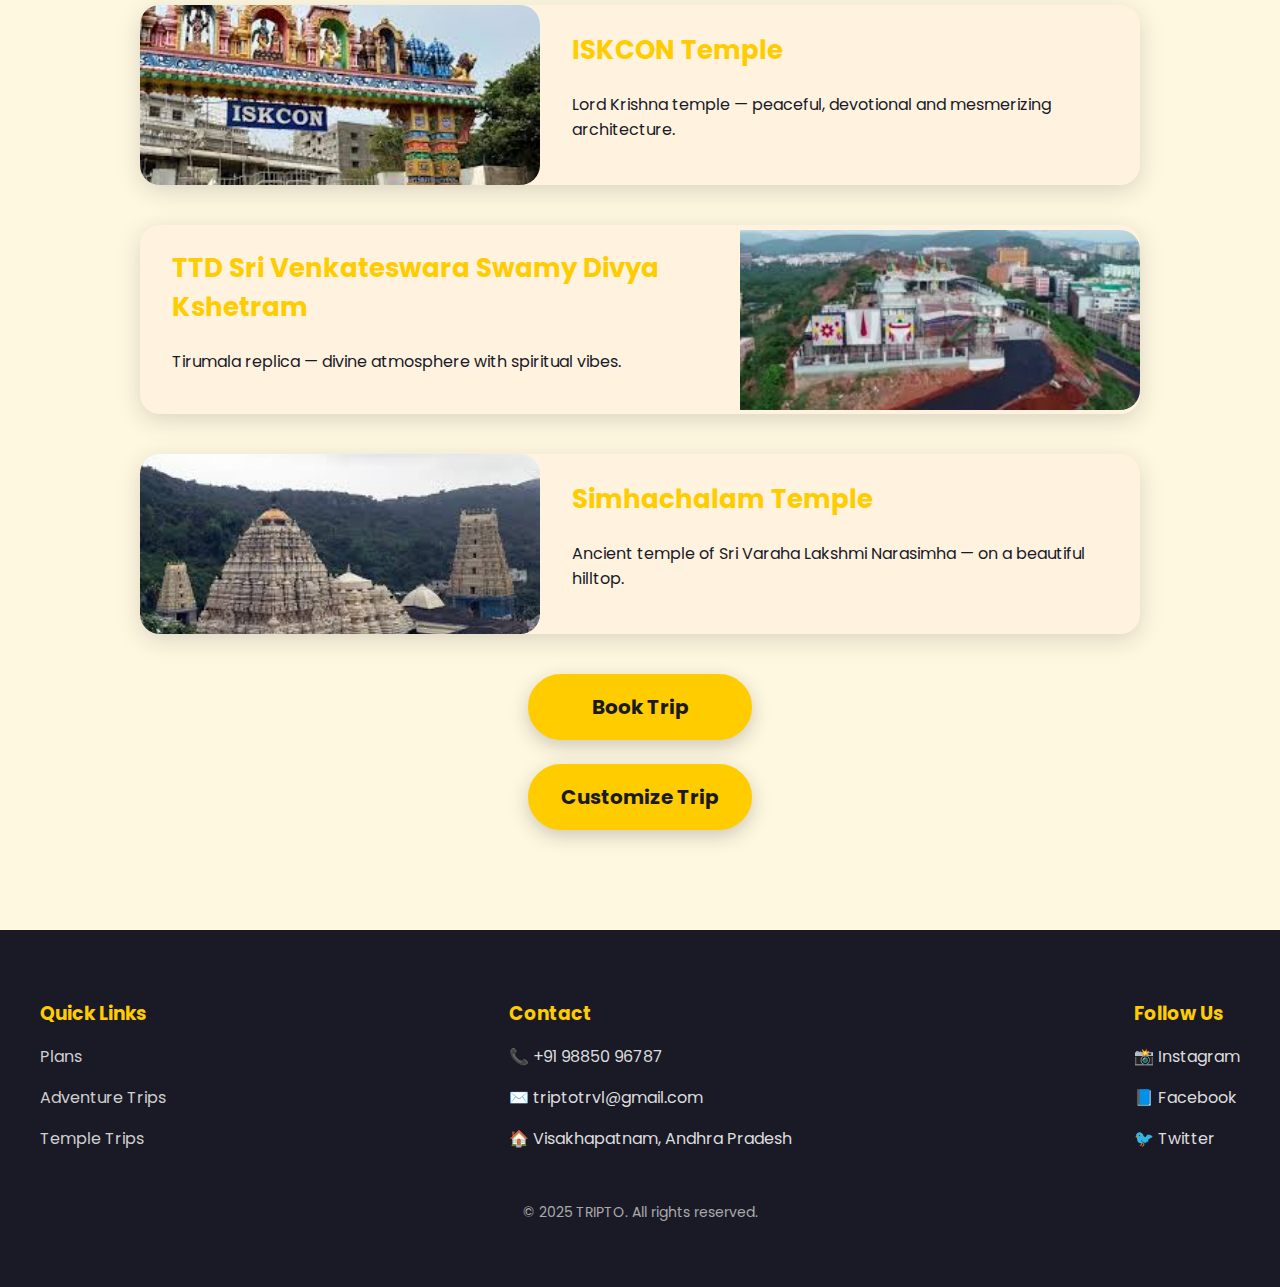
<file: temple.html>
<!DOCTYPE html>
<html lang="en">
<head>
<meta charset="UTF-8">
<meta name="viewport" content="width=device-width, initial-scale=1.0">
<title>Tripto • Temple Trip</title>

<style>
@import url('https://fonts.googleapis.com/css2?family=Poppins:wght@300;400;500;600;700&display=swap');

body {
  margin: 0;
  font-family: 'Poppins', sans-serif;
  background: #fff8e1;
  color: #1a1a27;
}

/* Header */
header {
  position: fixed;
  top: 0;
  width: 100%;
  height: 70px;
  display: flex;
  align-items: center;
  justify-content: space-between;
  background: rgba(26,26,39,0.85);
  backdrop-filter: blur(12px);
  z-index: 1000;
  padding: 0 20px;
  box-sizing: border-box;
}

header h2 { 
  margin: 0; 
  font-size: 26px; 
  font-weight: 700; 
  color: #ffcc00; 
  letter-spacing: 1px; 
}

.back-btn {
  padding: 10px 20px;
  font-size: 16px;
  background: #ffcc00;
  color: #1a1a27;
  font-weight: 700;
  text-decoration: none;
  border-radius: 50px;
  box-shadow: 0 4px 15px rgba(0,0,0,0.2);
  z-index: 1001;
  white-space: nowrap;
}
.back-btn:hover {
  transform: scale(1.05);
  box-shadow: 0 6px 20px rgba(0,0,0,0.3);
}

/* Cover Photo */
.cover-photo {
  width: 100%;
  height: 65vh;
  background: url('temple.jpeg') no-repeat center center/cover;
  display: flex;
  align-items: center;
  justify-content: center;
  text-align: center;
  color: #fff;
  position: relative;
  padding-top: 100px;
  box-shadow: inset 0 0 150px rgba(0,0,0,0.35);
}

.cover-photo h1 {
  font-size: 50px;
  font-weight: 700;
  text-shadow: 0 0 15px rgba(0,0,0,0.8);
}

.cover-photo p {
  font-size: 22px;
  margin-top: 10px;
  font-weight: 400;
  text-shadow: 0 0 10px rgba(0,0,0,0.7);
}

/* Section Title */
.section-title {
  text-align: center;
  font-size: 36px;
  font-weight: 700;
  margin-top: 50px;
  margin-bottom: 30px;
  color: #1a1a27;
  text-shadow: 0 1px 3px rgba(0,0,0,0.2);
}

/* Tour Cards */
.tour-container {
  max-width: 1000px;
  margin: 0 auto 100px auto;
  padding: 0 20px;
}

.tour-card {
  display: flex;
  align-items: center;
  margin: 2.5rem 0;
  border-radius: 20px;
  overflow: hidden;
  box-shadow: 0 6px 25px rgba(0,0,0,0.15);
  transition: transform 0.3s, box-shadow 0.3s;
  background: #fff3e0;
}

.tour-card:nth-child(even) { flex-direction: row-reverse; }

.tour-card img {
  width: 40%;
  object-fit: cover;
  border-radius: 0 20px 20px 0;
  max-height: 180px;
}

.tour-info {
  flex: 1;
  padding: 1.5rem 2rem;
}

.tour-info h2 {
  margin-top: 0;
  font-size: 26px;
  color: #ffcc00;
}

.tour-info p {
  font-size: 16px;
  color: #1a1a27;
  line-height: 1.6;
}

.tour-card:hover {
  transform: translateY(-10px);
  box-shadow: 0 12px 35px rgba(0,0,0,0.25);
}

/* Action Buttons */
.action-btn {
  display: block;
  width: 220px;
  margin: 1.5rem auto;
  padding: 16px 0;
  background: #ffcc00;
  color: #1a1a27;
  border-radius: 50px;
  font-weight: 700;
  font-size: 20px;
  text-decoration: none;
  text-align: center;
  border: 2px solid #ffcc00;
  cursor: pointer;
  transition: all 0.3s ease;
  box-shadow: 0 6px 20px rgba(0,0,0,0.2);
}
.action-btn:hover {
  transform: scale(1.08);
  box-shadow: 0 8px 25px rgba(0,0,0,0.3);
}

/* Popup Modal */
.popup {
  display: none;
  position: fixed;
  top: 0; left: 0;
  width: 100%; height: 100%;
  background: rgba(0,0,0,0.75);
  backdrop-filter: blur(5px);
  justify-content: center;
  align-items: center;
  z-index: 999;
}
.popup-content {
  background: #fff8e1;
  padding: 35px 45px;
  border-radius: 18px;
  text-align: center;
  border: 1px solid rgba(255,204,0,0.5);
  box-shadow: 0 0 35px rgba(0,0,0,0.2);
  animation: popupAnim 0.4s ease;
}
.popup-content h2 { margin: 0; font-size: 28px; color: #1a1a27; }
.popup-content p { font-size: 17px; color: #1a1a27; margin-top: 10px; }
.popup-btn {
  margin: 15px;
  padding: 12px 32px;
  border-radius: 40px;
  font-size: 18px;
  font-weight: 700;
  cursor: pointer;
  border: none;
}
.popup-btn.call { background: #ffcc00; color: #1a1a27; }
.popup-btn.close { background: #ff4747; color: #fff; }
.popup-btn:hover { transform: scale(1.08); }

@keyframes popupAnim {
  from { transform: scale(0.7); opacity: 0; }
  to { transform: scale(1); opacity: 1; }
}

/* Footer */
footer {
  background: #1a1a27;
  padding: 50px 20px;
  color: #fff;
}
.footer-container {
  max-width: 1200px;
  margin: auto;
  display: flex;
  justify-content: space-between;
  flex-wrap: wrap;
}
footer h3 { margin-bottom: 10px; color: #ffcc00; }
footer a { text-decoration: none; color: #cfcfcf; }
footer p { color: #ddd; }
.copy { margin-top: 35px; text-align: center; color: #aaa; font-size: 14px; }

@media(max-width:768px) {
  .tour-card { flex-direction: column; text-align: center; }
  .tour-card img { width: 90%; margin-bottom: 1rem; border-radius: 20px; max-height: 150px; }
  .action-btn { width: 180px; font-size: 18px; padding: 14px 0; }
  .cover-photo h1 { font-size: 36px; }
  .cover-photo p { font-size: 18px; }
}
</style>
</head>

<body>

<header>
  <h2>VIZAG TRIPTO</h2>
  <a href="index.html" class="back-btn">⬅ Back</a>
</header>

<!-- Cover Photo -->
<section class="cover-photo">
  <div>
    <h1>Temple Trip — Vizag</h1>
    <p>Experience the spiritual journey across ancient temples</p>
  </div>
</section>

<div class="tour-container">

  <div class="tour-card">
    <img src="t1.jpg" alt="Shri Kanaka Maha Lakshmi Temple">
    <div class="tour-info">
      <h2>Shri Kanaka Maha Lakshmi Temple</h2>
      <p>Located at the heart of Vizag — famous for blessings of Goddess Lakshmi.</p>
    </div>
  </div>

  <div class="tour-card">
    <img src="t2.jpeg" alt="Bellam Vinayakudu Temple">
    <div class="tour-info">
      <h2>Bellam Vinayakudu Temple</h2>
      <p>A divine Lord Ganesha temple surrounded with peace and positivity.</p>
    </div>
  </div>

  <div class="tour-card">
    <img src="t3.jpeg" alt="Kali Maa Temple">
    <div class="tour-info">
      <h2>Kali Maa Temple</h2>
      <p>Devotees visit for strength and spiritual connection with Maa Kali.</p>
    </div>
  </div>

  <div class="tour-card">
    <img src="t4.jpeg" alt="Sri Sampath Vinayaka Temple">
    <div class="tour-info">
      <h2>Sri Sampath Vinayaka Temple</h2>
      <p>Most powerful and popular Ganesha temple believed to fulfill wishes.</p>
    </div>
  </div>

  <div class="tour-card">
    <img src="t5.jpeg" alt="ISKCON Temple">
    <div class="tour-info">
      <h2>ISKCON Temple</h2>
      <p>Lord Krishna temple — peaceful, devotional and mesmerizing architecture.</p>
    </div>
  </div>

  <div class="tour-card">
    <img src="t6.jpeg" alt="TTD Sri Venkateswara Swamy Divya Kshetram">
    <div class="tour-info">
      <h2>TTD Sri Venkateswara Swamy Divya Kshetram</h2>
      <p>Tirumala replica — divine atmosphere with spiritual vibes.</p>
    </div>
  </div>

  <div class="tour-card">
    <img src="t7.jpeg" alt="Simhachalam Temple">
    <div class="tour-info">
      <h2>Simhachalam Temple</h2>
      <p>Ancient temple of Sri Varaha Lakshmi Narasimha — on a beautiful hilltop.</p>
    </div>
  </div>

  <!-- Buttons -->
  <a href="#" class="action-btn" onclick="openPopup()">Book Trip</a>
  <a href="#" class="action-btn" onclick="openPopup()">Customize Trip</a>

</div>

<!-- Popup Modal -->
<div id="popup" class="popup">
  <div class="popup-content">
    <h2>Confirm Booking</h2>
    <p>To book or customize this trip, please talk to our executive.</p>
    <p style="font-weight:600; margin-top:-8px;">Would you like to call now?</p>
    <button class="popup-btn call" onclick="callNow()">📞 Call Now</button>
    <button class="popup-btn close" onclick="closePopup()">Cancel</button>
  </div>
</div>

<footer>
  <div class="footer-container">
    <div>
      <h3>Quick Links</h3>
      <p><a href="#">Plans</a></p>
      <p><a href="#">Adventure Trips</a></p>
      <p><a href="#">Temple Trips</a></p>
    </div>
    <div class="footer-column">
      <h3>Contact</h3>
      <p>📞 +91 98850 96787</p>
      <p>✉️ triptotrvl@gmail.com</p>
      <p>🏠 Visakhapatnam, Andhra Pradesh</p>
    </div>
    <div>
      <h3>Follow Us</h3>
      <p>📸 Instagram</p>
      <p>📘 Facebook</p>
      <p>🐦 Twitter</p>
    </div>
  </div>
  <p class="copy">© 2025 TRIPTO. All rights reserved.</p>
</footer>

<script>
function openPopup(){ document.getElementById("popup").style.display = "flex"; }
function closePopup(){ document.getElementById("popup").style.display = "none"; }
function callNow(){ window.location.href = "tel:9885096787"; }
</script>

</body>
</html>
</file>
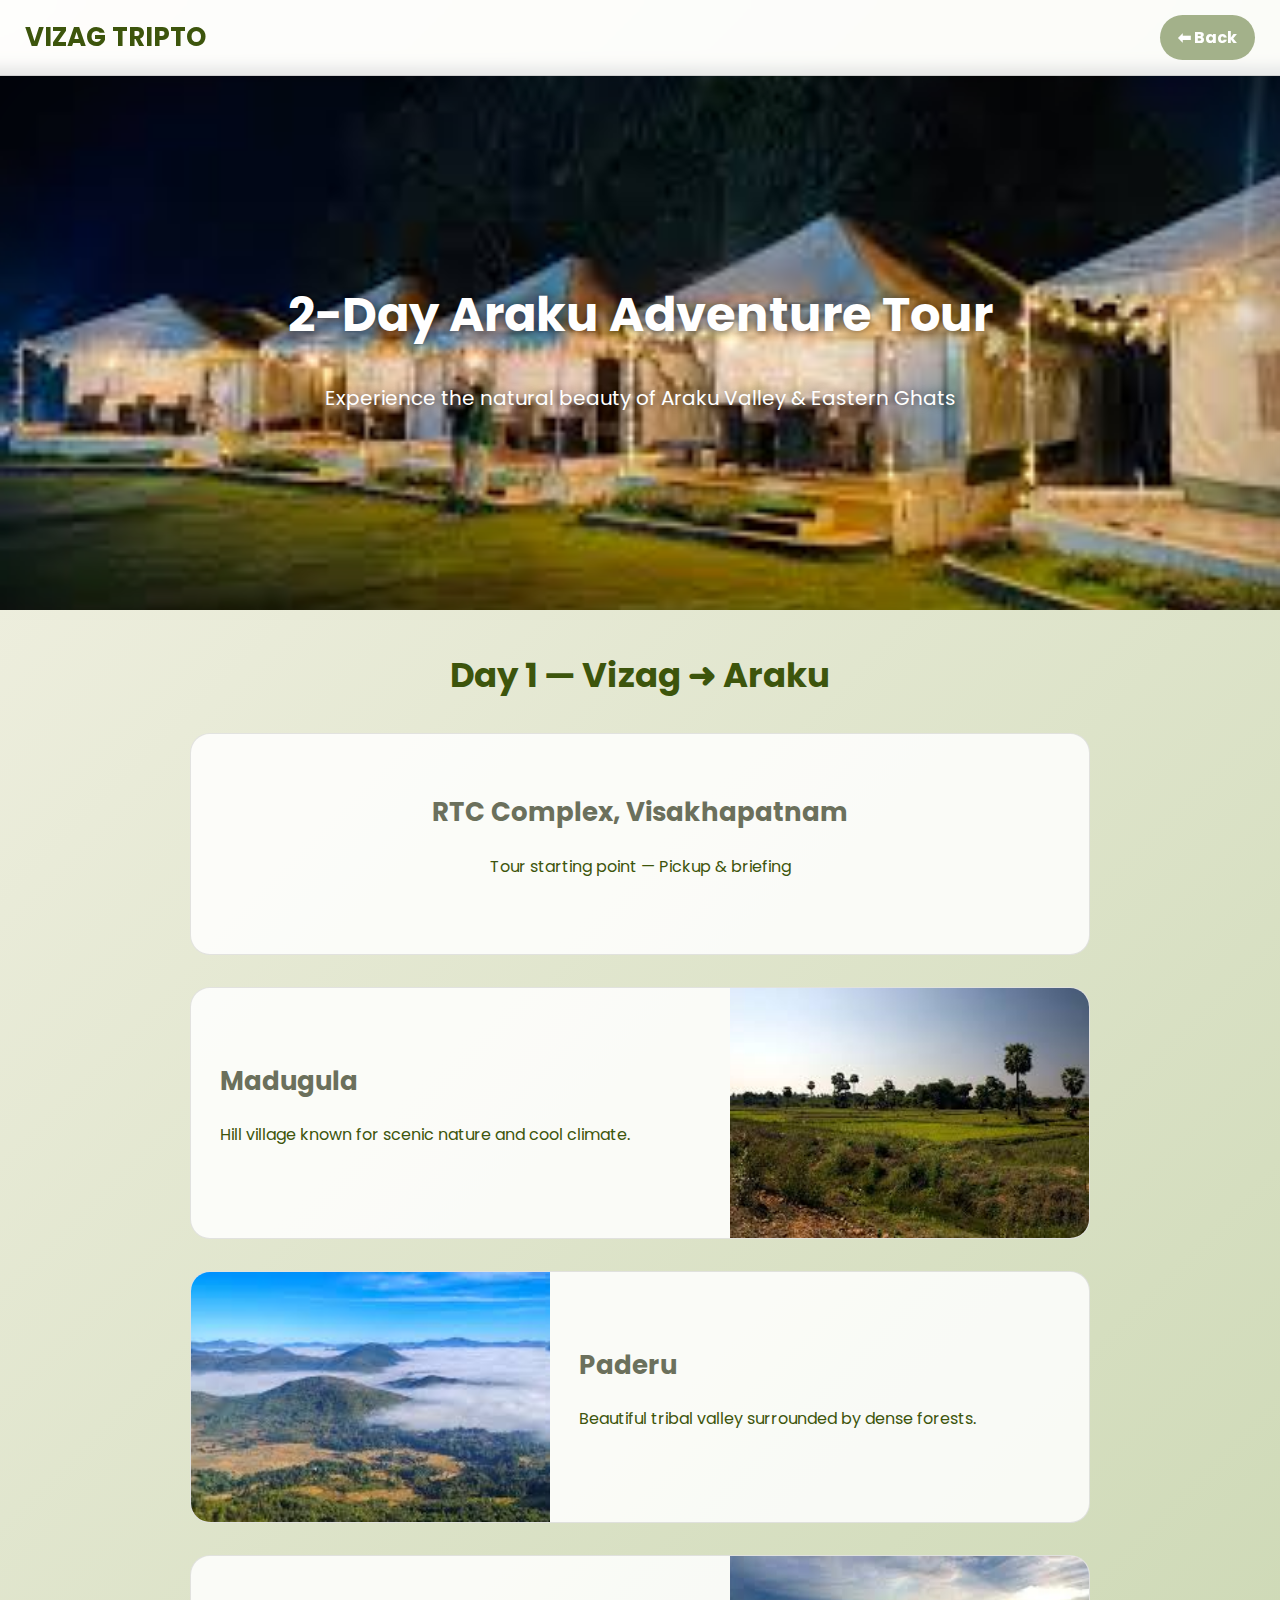
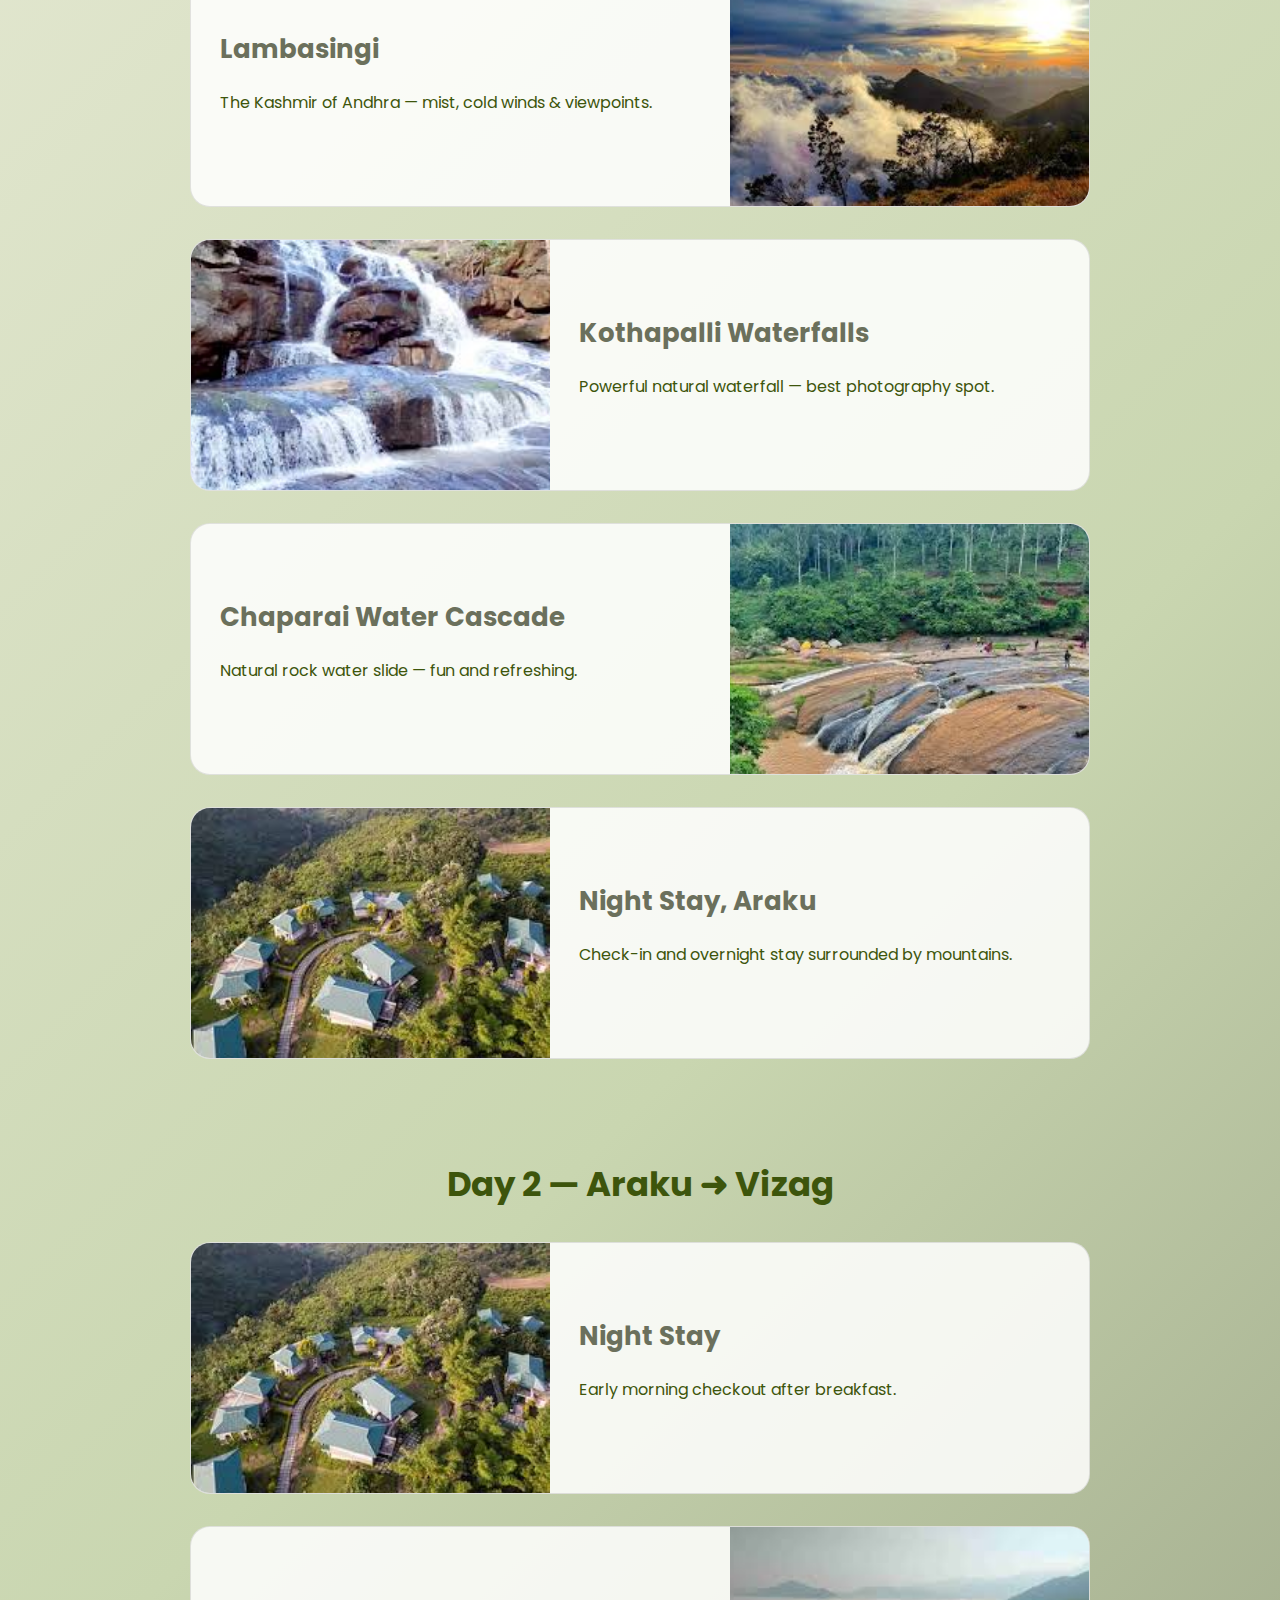
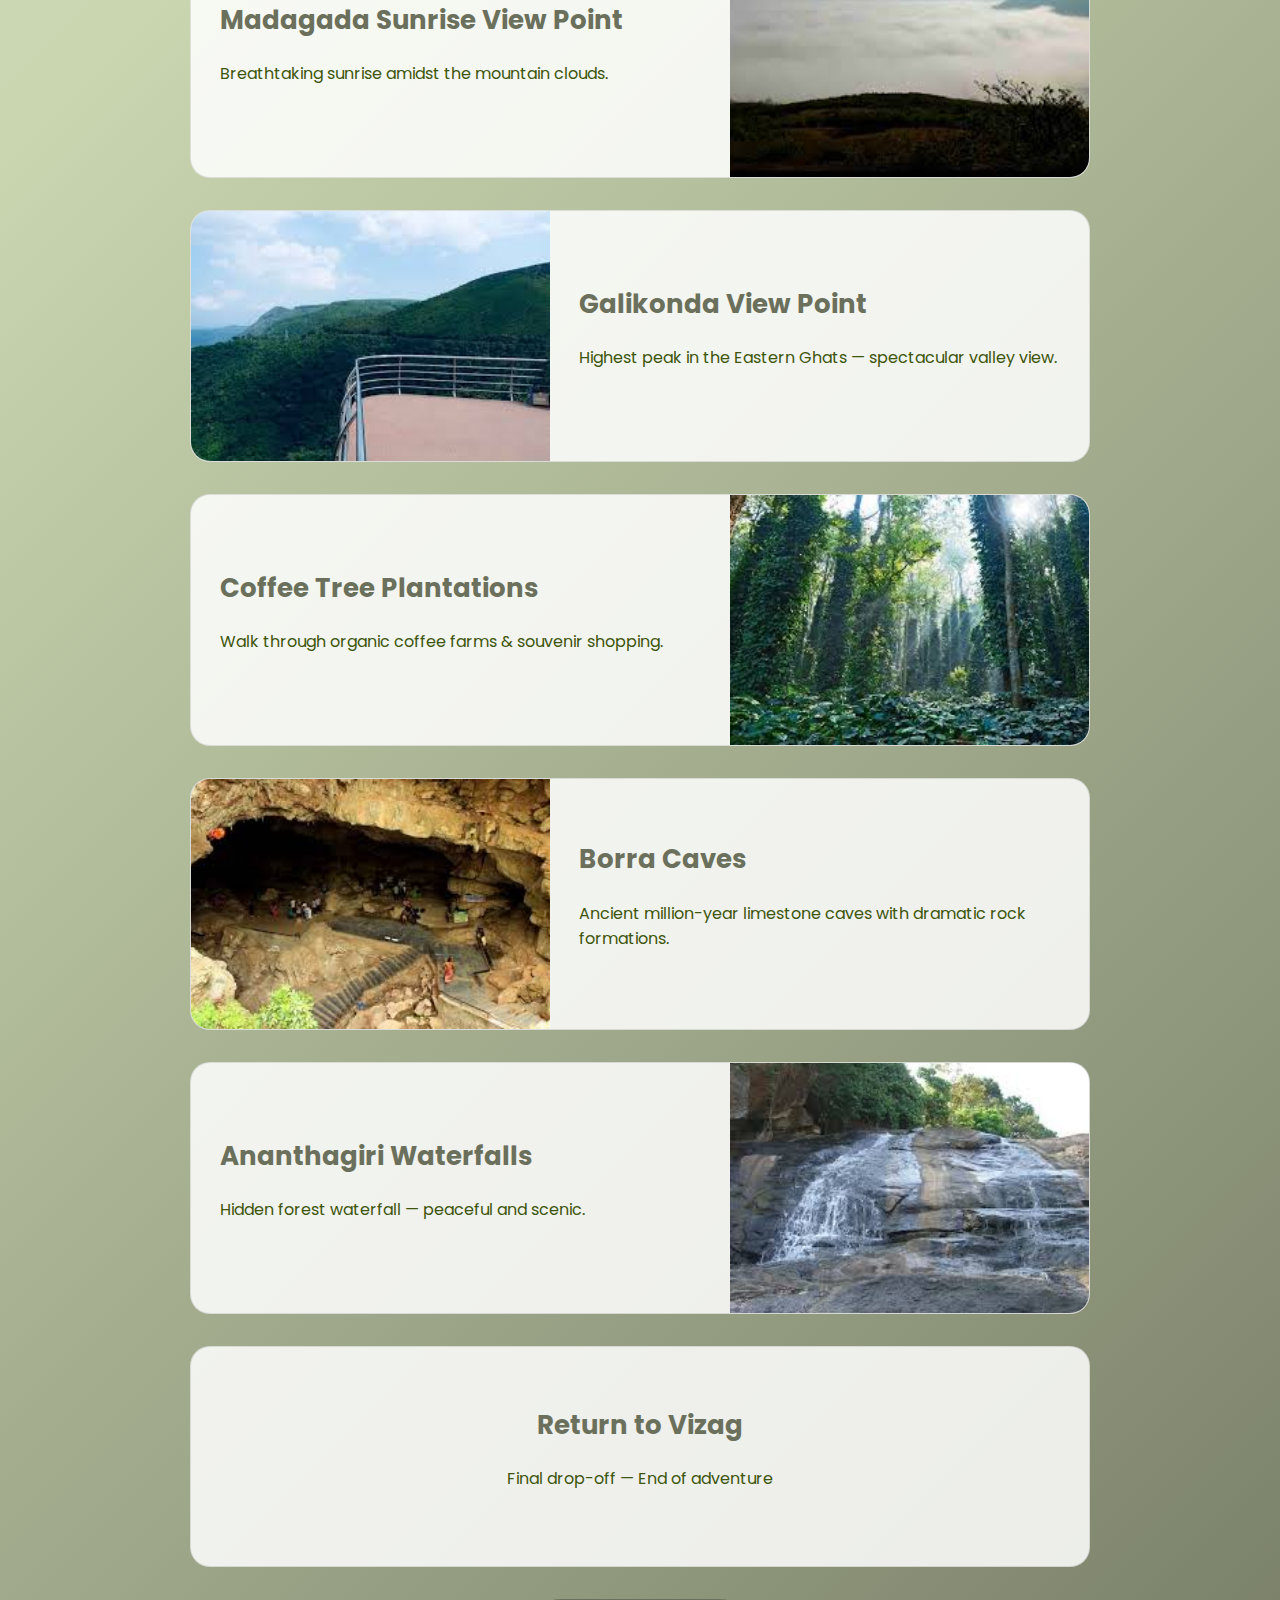
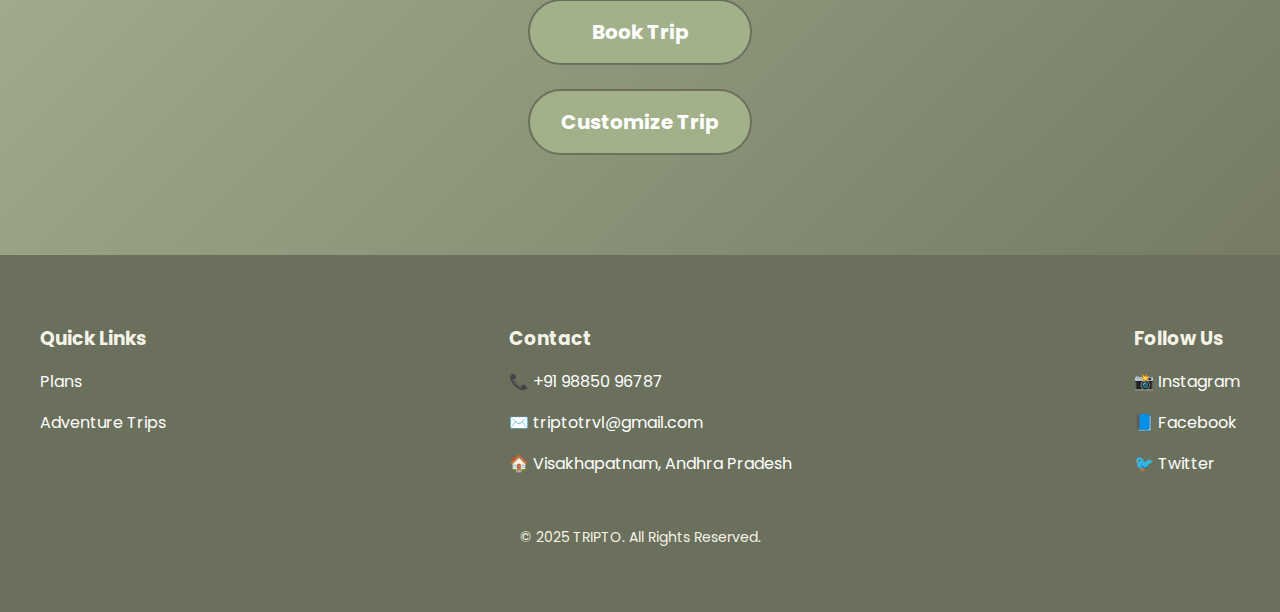
<file: twoday.html>
<!DOCTYPE html>
<html lang="en">
<head>
<meta charset="UTF-8">
<meta name="viewport" content="width=device-width, initial-scale=1.0">
<title>Tripto • 2-Day Araku Adventure Tour</title>

<style>
  @import url('https://fonts.googleapis.com/css2?family=Poppins:wght@300;400;600;700&display=swap');

  body {
    margin: 0;
    font-family: 'Poppins', sans-serif;
    background: linear-gradient(135deg, #f5f3e7, #c9d6b0, #6b705c); /* natural gradient */
    color: #3d550c;
  }

  /* Navbar */
  header {
    position: fixed;
    top: 0;
    width: 100%;
    padding: 15px 25px;
    display: flex;
    justify-content: space-between;
    align-items: center;
    z-index: 100;
    background: rgba(255,255,255,0.85);
    backdrop-filter: blur(8px);
    border-bottom: 1px solid rgba(0,0,0,0.1);
    box-sizing: border-box;
  }

  header h2 {
    margin: 0;
    font-size: 26px;
    font-weight: 700;
    color: #3d550c;
  }

  .back-btn {
    padding: 10px 18px;
    background: #a3b18a;
    border-radius: 40px;
    color: #fff;
    font-weight: 700;
    text-decoration: none;
    transition: 0.3s;
    white-space: nowrap;
  }
  .back-btn:hover {
    transform: scale(1.08);
    box-shadow: 0 0 10px #6b705c;
  }

  /* Cover Photo */
  .cover-photo {
    width: 100%;
    height: 60vh;
    background: url('ncamp.jpeg') no-repeat center center/cover;
    display: flex;
    align-items: center;
    justify-content: center;
    text-align: center;
    color: #fff;
    margin-top: 70px; /* header height */
    box-shadow: inset 0 0 120px rgba(0,0,0,0.35);
  }
  .cover-photo h1 {
    font-size: 48px;
    font-weight: 700;
    text-shadow: 0 0 10px rgba(0,0,0,0.6);
  }
  .cover-photo p {
    font-size: 20px;
    margin-top: 10px;
    font-weight: 400;
    text-shadow: 0 0 8px rgba(0,0,0,0.6);
  }

  /* Section Title */
  .section-title {
    text-align: center;
    font-size: 34px;
    font-weight: 700;
    margin-top: 40px;
    margin-bottom: 20px;
    color: #3d550c;
  }

  /* Tour Container */
  .tour-container {
    max-width: 900px;
    margin: 30px auto 100px auto;
  }

  .tour-card {
    display: flex;
    align-items: center;
    margin: 2rem 0;
    background: rgba(255,255,255,0.85);
    border-radius: 20px;
    overflow: hidden;
    border: 1px solid rgba(0,0,0,0.1);
    transition: 0.3s;
    cursor: pointer;
  }
  .tour-card:nth-child(even) { flex-direction: row-reverse; }
  .tour-card img { width: 40%; height: 250px; object-fit: cover; }
  .tour-info { flex: 1; padding: 1.5rem 1.8rem; }
  .tour-info h2 { margin-top: 0; font-size: 26px; color: #6b705c; }
  .tour-info p { font-size: 16px; color: #3d550c; }
  .tour-card:hover { transform: translateY(-10px); box-shadow: 0 0 25px rgba(0,0,0,0.2); }

  /* Text-Only Card */
  .text-only {
    justify-content: center;
    text-align: center;
    padding: 35px 20px;
  }

  /* Book & Customize Buttons */
  .book-btn, .custom-btn {
    display: block;
    width: 220px;
    margin: 1.5rem auto;
    padding: 16px 0;
    background: #a3b18a;
    color: #fff;
    font-weight: 700;
    border-radius: 50px;
    font-size: 20px;
    text-decoration: none;
    text-align: center;
    border: 2px solid #6b705c;
    cursor: pointer;
    transition: all 0.3s ease;
  }
  .book-btn:hover, .custom-btn:hover {
    transform: scale(1.08);
    box-shadow: 0 0 20px #6b705c;
  }

  /* POPUP */
  .popup-bg {
    display: none;
    position: fixed;
    top: 0; left: 0;
    width: 100%; height: 100%;
    background: rgba(0,0,0,0.6);
    justify-content: center;
    align-items: center;
    z-index: 200;
  }
  .popup-box {
    background: rgba(255,255,255,0.9);
    border-radius: 20px;
    padding: 30px 25px;
    text-align: center;
    width: 85%;
    max-width: 360px;
    animation: pop 0.3s ease;
    border: 1px solid rgba(0,0,0,0.1);
    color: #3d550c;
  }
  @keyframes pop { 0% { transform: scale(0.7); opacity:0; } 100% { transform: scale(1); opacity:1; } }
  .popup-title { font-size: 24px; font-weight: 700; color: #6b705c; margin-bottom: 8px; }
  .popup-msg { font-size: 16px; color: #3d550c; margin-bottom: 22px; }
  .popup-btns { display: flex; gap: 10px; }
  .popup-btn-call, .popup-btn-cancel {
    flex: 1;
    padding: 14px 20px;
    border: none;
    border-radius: 10px;
    font-size: 18px;
    font-weight: 700;
    cursor: pointer;
  }
  .popup-btn-call { background: #a3b18a; color: #fff; }
  .popup-btn-cancel { background: #e07a5f; color: #fff; }

  /* Footer */
  footer {
    background: #6b705c;
    padding: 50px 20px;
    color: #fff;
  }
  .footer-container {
    max-width: 1200px;
    margin: auto;
    display: flex;
    justify-content: space-between;
    flex-wrap: wrap;
  }
  footer h3 { color: #f5f3e7; margin-bottom: 10px; }
  footer a { color: #fff; text-decoration: none; }
  .copy { margin-top: 35px; text-align: center; color: #f5f3e7; font-size: 14px; }

  @media(max-width:768px) {
    .tour-card { flex-direction: column; text-align: center; }
    .tour-card img { width: 80%; margin-bottom: 1rem; }
    .tour-info { padding: 1rem; }
    .back-btn { padding: 8px 14px; font-size: 14px; }
    .cover-photo h1 { font-size: 32px; }
    .cover-photo p { font-size: 16px; }
  }

</style>
</head>

<body>

<header>
  <h2>VIZAG TRIPTO</h2>
  <a href="adventure.html" class="back-btn">⬅ Back</a>
</header>

<!-- Cover Photo -->
<section class="cover-photo">
  <div>
    <h1>2-Day Araku Adventure Tour</h1>
    <p>Experience the natural beauty of Araku Valley & Eastern Ghats</p>
  </div>
</section>

<!-- DAY 1 -->
<h2 class="section-title">Day 1 — Vizag ➜ Araku</h2>
<div class="tour-container">
  <div class="tour-card text-only">
    <div class="tour-info">
      <h2>RTC Complex, Visakhapatnam</h2>
      <p>Tour starting point — Pickup & briefing</p>
    </div>
  </div>

  <div class="tour-card">
    <img src="21.jpeg" alt="">
    <div class="tour-info"><h2>Madugula</h2><p>Hill village known for scenic nature and cool climate.</p></div>
  </div>

  <div class="tour-card">
    <img src="22.jpeg" alt="">
    <div class="tour-info"><h2>Paderu</h2><p>Beautiful tribal valley surrounded by dense forests.</p></div>
  </div>

  <div class="tour-card">
    <img src="23.jpeg" alt="">
    <div class="tour-info"><h2>Lambasingi</h2><p>The Kashmir of Andhra — mist, cold winds & viewpoints.</p></div>
  </div>

  <div class="tour-card">
    <img src="24.jpeg" alt="">
    <div class="tour-info"><h2>Kothapalli Waterfalls</h2><p>Powerful natural waterfall — best photography spot.</p></div>
  </div>

  <div class="tour-card">
    <img src="25.jpeg" alt="">
    <div class="tour-info"><h2>Chaparai Water Cascade</h2><p>Natural rock water slide — fun and refreshing.</p></div>
  </div>

  <div class="tour-card">
    <img src="26.jpeg" alt="">
    <div class="tour-info"><h2>Night Stay, Araku</h2><p>Check-in and overnight stay surrounded by mountains.</p></div>
  </div>
</div>

<!-- DAY 2 -->
<h2 class="section-title">Day 2 — Araku ➜ Vizag</h2>
<div class="tour-container">
  <div class="tour-card">
    <img src="26.jpeg" alt="">
    <div class="tour-info"><h2>Night Stay</h2><p>Early morning checkout after breakfast.</p></div>
  </div>

  <div class="tour-card">
    <img src="27.jpeg" alt="">
    <div class="tour-info"><h2>Madagada Sunrise View Point</h2><p>Breathtaking sunrise amidst the mountain clouds.</p></div>
  </div>

  <div class="tour-card">
    <img src="28.jpeg" alt="">
    <div class="tour-info"><h2>Galikonda View Point</h2><p>Highest peak in the Eastern Ghats — spectacular valley view.</p></div>
  </div>

  <div class="tour-card">
    <img src="29.jpeg" alt="">
    <div class="tour-info"><h2>Coffee Tree Plantations</h2><p>Walk through organic coffee farms & souvenir shopping.</p></div>
  </div>

  <div class="tour-card">
    <img src="210.jpeg" alt="">
    <div class="tour-info"><h2>Borra Caves</h2><p>Ancient million-year limestone caves with dramatic rock formations.</p></div>
  </div>

  <div class="tour-card">
    <img src="211.jpeg" alt="">
    <div class="tour-info"><h2>Ananthagiri Waterfalls</h2><p>Hidden forest waterfall — peaceful and scenic.</p></div>
  </div>

  <div class="tour-card text-only">
    <div class="tour-info">
      <h2>Return to Vizag</h2>
      <p>Final drop-off — End of adventure</p>
    </div>
  </div>

  <!-- Buttons -->
  <a href="javascript:void(0)" class="book-btn" onclick="openPopup()">Book Trip</a>
  <a href="javascript:void(0)" class="custom-btn" onclick="openPopup()">Customize Trip</a>
</div>

<!-- POPUP -->
<div class="popup-bg" id="popup">
  <div class="popup-box">
    <div class="popup-title">Confirm Booking</div>
    <div class="popup-msg">
      To book or customize this trip, please talk to our executive.<br>
      <span style="font-weight:600;">Would you like to call now?</span>
    </div>
    <div class="popup-btns">
      <button class="popup-btn-call" onclick="callNow()">📞 Call Now</button>
      <button class="popup-btn-cancel" onclick="closePopup()">Cancel</button>
    </div>
  </div>
</div>

<footer>
  <div class="footer-container">
    <div>
      <h3>Quick Links</h3>
      <p><a href="#">Plans</a></p>
      <p><a href="#">Adventure Trips</a></p>
    </div>
    <div class="footer-column">
      <h3>Contact</h3>
      <p>📞 +91 98850 96787</p>
      <p>✉️ triptotrvl@gmail.com</p>
      <p>🏠 Visakhapatnam, Andhra Pradesh</p>
    </div>
    <div>
      <h3>Follow Us</h3>
      <p>📸 Instagram</p>
      <p>📘 Facebook</p>
      <p>🐦 Twitter</p>
    </div>
  </div>
  <p class="copy">© 2025 TRIPTO. All Rights Reserved.</p>
</footer>

<script>
function openPopup() { document.getElementById("popup").style.display = "flex"; }
function closePopup() { document.getElementById("popup").style.display = "none"; }
function callNow() { window.location.href = "tel:9885096787"; }
</script>

</body>
</html>
</file>
